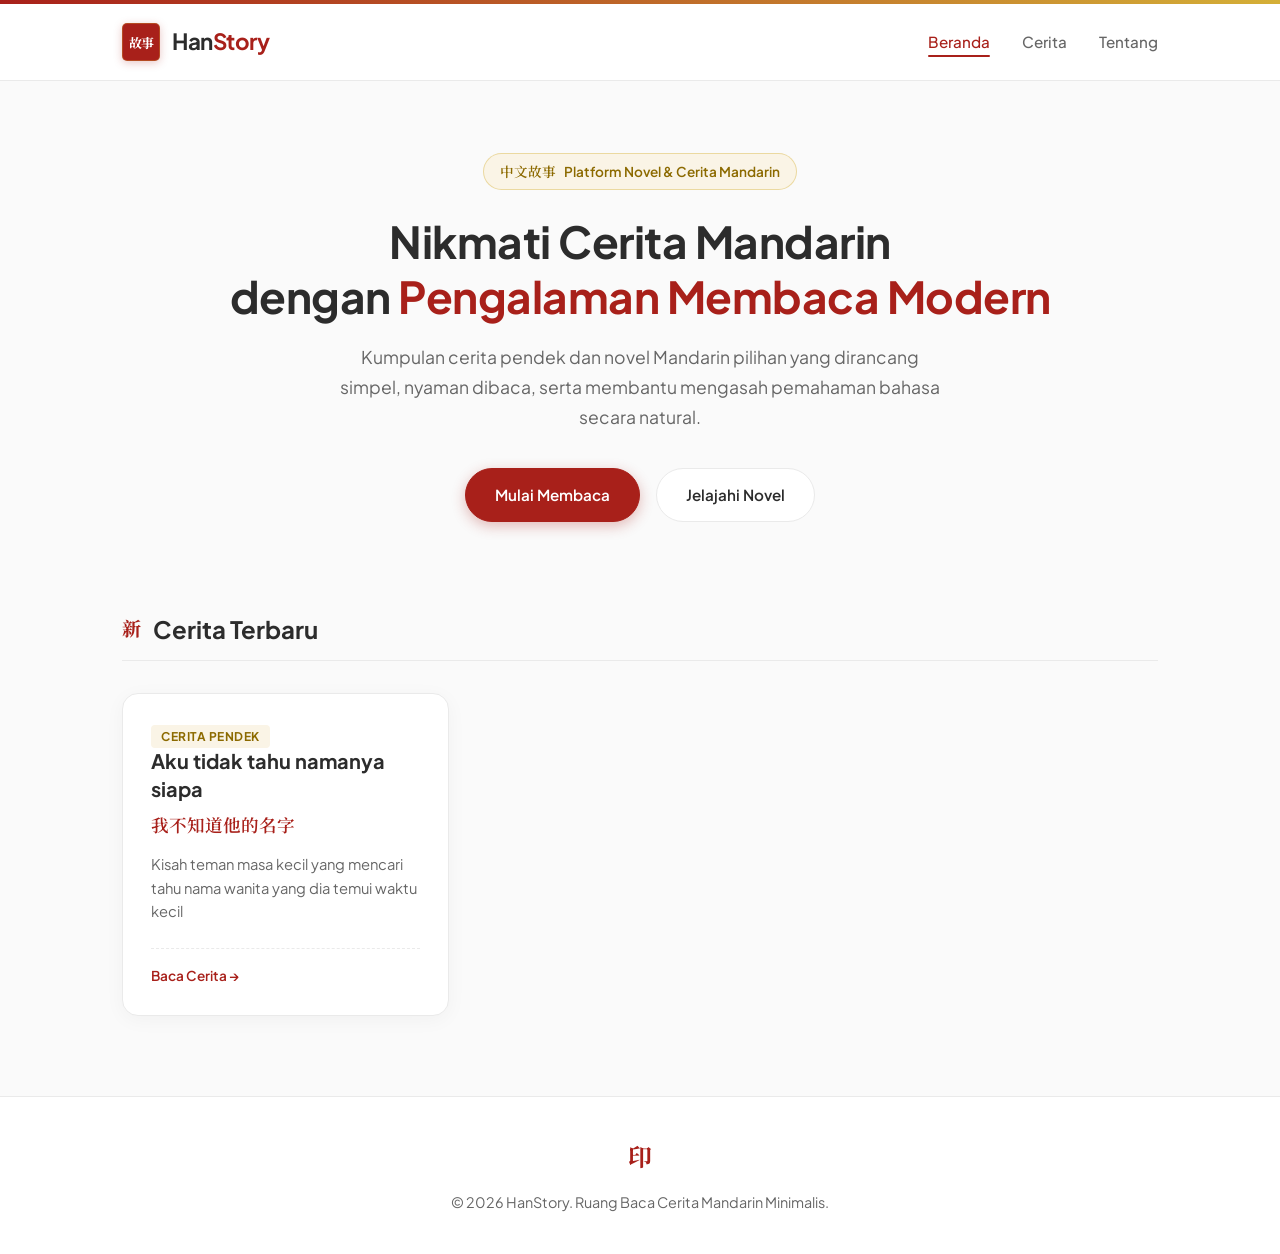
<file: index.html>
<!DOCTYPE html>
<html lang="id">
<head>
    <meta charset="UTF-8">
    <meta name="viewport" content="width=device-width, initial-scale=1.0">
    <title>HanStory - Cerita & Novel Mandarin</title>
    <!-- Google Fonts -->
    <link rel="preconnect" href="https://fonts.googleapis.com">
    <link rel="preconnect" href="https://fonts.gstatic.com" crossorigin>
    <link href="https://fonts.googleapis.com/css2?family=Noto+Serif+SC:wght@400;600;700&family=Plus+Jakarta+Sans:wght@400;500;600;700&display=swap" rel="stylesheet">
    <!-- Hubungkan ke File CSS External -->
    <link rel="stylesheet" href="style.css">
</head>
<body>

    <!-- Red and Gold Accent Bar -->
    <div class="top-accent-bar"></div>

    <!-- Navigation Header -->
    <header>
        <nav class="navbar">
            <a href="#" class="logo">
                <div class="logo-seal zh-text">故事</div>
                <div class="logo-text">Han<span>Story</span></div>
            </a>
            <ul class="nav-links">
                <li><a href="#" class="active">Beranda</a></li>
                <li><a href="cerita.html">Cerita</a></li>
                <li><a href="tentang.html">Tentang</a></li>
            </ul>
        </nav>
    </header>

    <!-- Hero Section -->
    <section class="hero">
        <div class="hero-badge">
            <span class="zh-text">中文故事</span> Platform Novel & Cerita Mandarin
        </div>
        <h1>Nikmati Cerita Mandarin<br>dengan <span class="highlight">Pengalaman Membaca Modern</span></h1>
        <p>Kumpulan cerita pendek dan novel Mandarin pilihan yang dirancang simpel, nyaman dibaca, serta membantu mengasah pemahaman bahasa secara natural.</p>
        <div class="hero-cta">
            <a href="#cerita-terbaru" class="btn btn-primary">Mulai Membaca</a>
            <a href="#" class="btn btn-secondary">Jelajahi Novel</a>
        </div>
    </section>

    <!-- Main Content Section -->
    <main class="content-section" id="cerita-terbaru">
        <div class="section-header">
            <div class="section-title">
                <span class="stamp zh-text">新</span>
                <h2>Cerita Terbaru</h2>
            </div>
        </div>

        <div class="grid-cards">
            <!-- Card 1 -->
            <article class="story-card">
                <div>
                    <span class="card-tag">Cerita Pendek</span>
                    <h3>Aku tidak tahu namanya siapa</h3>
                    <div class="zh-subtitle zh-text">我不知道他的名字</div>
                    <p>Kisah teman masa kecil yang mencari tahu nama wanita yang dia temui waktu kecil</p>
                </div>
                <div class="card-footer">
                    <a href="sesi1.html" class="read-link">Baca Cerita &rarr;</a>
                </div>
            </article>

            <!-- Card 2 -->
          

            <!-- Card 3 -->
            
        </div>
    </main>

    <!-- Footer -->
    <footer>
        <div class="footer-content">
            <div class="footer-seal zh-text">印</div>
            <p>&copy; 2026 HanStory. Ruang Baca Cerita Mandarin Minimalis.</p>
        </div>
    </footer>

</body>
</html>
</file>
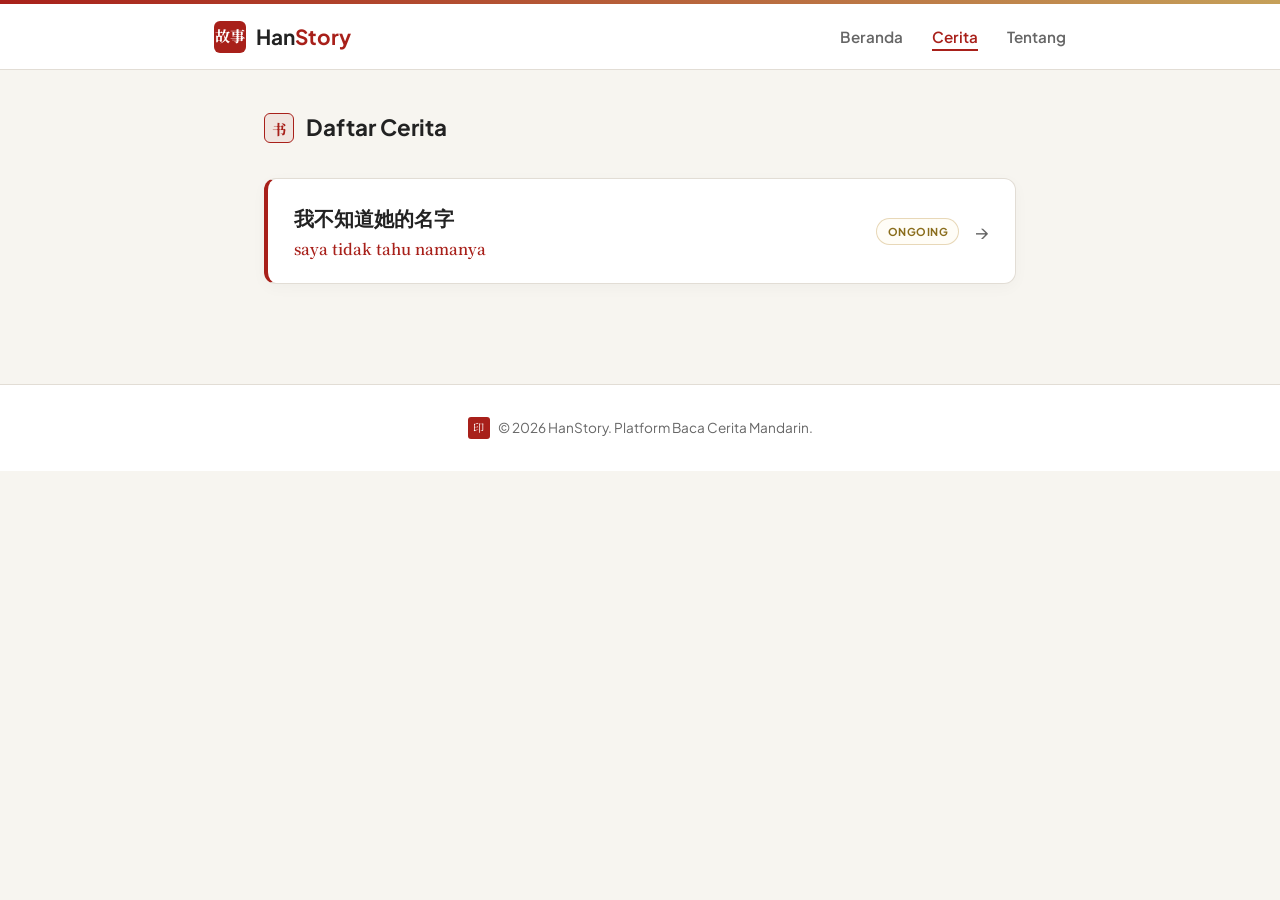
<file: cerita.html>
<!DOCTYPE html>
<html lang="id">
<head>
    <meta charset="UTF-8">
    <meta name="viewport" content="width=device-width, initial-scale=1.0">
    <title>Daftar Cerita - HanStory</title>
    <!-- Google Fonts -->
    <link rel="preconnect" href="https://fonts.googleapis.com">
    <link rel="preconnect" href="https://fonts.gstatic.com" crossorigin>
    <link href="https://fonts.googleapis.com/css2?family=Noto+Serif+SC:wght@400;600;700&family=Plus+Jakarta+Sans:wght@400;500;600;700&display=swap" rel="stylesheet">
    
    <!-- CSS Utama Halaman Cerita -->
    <link rel="stylesheet" href="cerita.css">
</head>
<body>

    <!-- Bar Aksen Atas -->
    <div class="top-accent-bar"></div>

    <!-- Header Navigation -->
    <header>
        <nav class="navbar">
            <a href="index.html" class="logo">
                <div class="logo-seal zh-text">故事</div>
                <div class="logo-text">Han<span>Story</span></div>
            </a>
            <ul class="nav-links">
                <li><a href="index.html">Beranda</a></li>
                <li><a href="cerita.html" class="active">Cerita</a></li>
                <li><a href="tentang.html">Tentang</a></li>
            </ul>
        </nav>
    </header>

    <!-- Konten Utama: Daftar Cerita (Hanya Judul) -->
    <main class="story-list-container">
        
        <div class="section-title">
            <span class="stamp zh-text">书</span>
            <h2>Daftar Cerita</h2>
        </div>

        <!-- CERITA 1 -->
        <a href="detail-cerita.html" class="story-card-link">
            <div class="story-item">
                <div class="story-titles">
                    <h3 class="story-main-title">我不知道她的名字</h3>
                    <div class="story-subtitle zh-text">saya tidak tahu namanya</div>
                </div>
                <div class="story-status-box">
                    <span class="badge-status">ONGOING</span>
                    <span class="arrow-icon">→</span>
                </div>
            </div>
        </a>

        <!-- CERITA 2 -->
        

        <!-- CERITA 3 -->
        <a href="detail-cerita.html" class="story-card-link">
        
    </main>

    <!-- Footer -->
    <footer>
        <div class="footer-content">
            <div class="footer-seal zh-text">印</div>
            <p>&copy; 2026 HanStory. Platform Baca Cerita Mandarin.</p>
        </div>
    </footer>

</body>
</html>
</file>
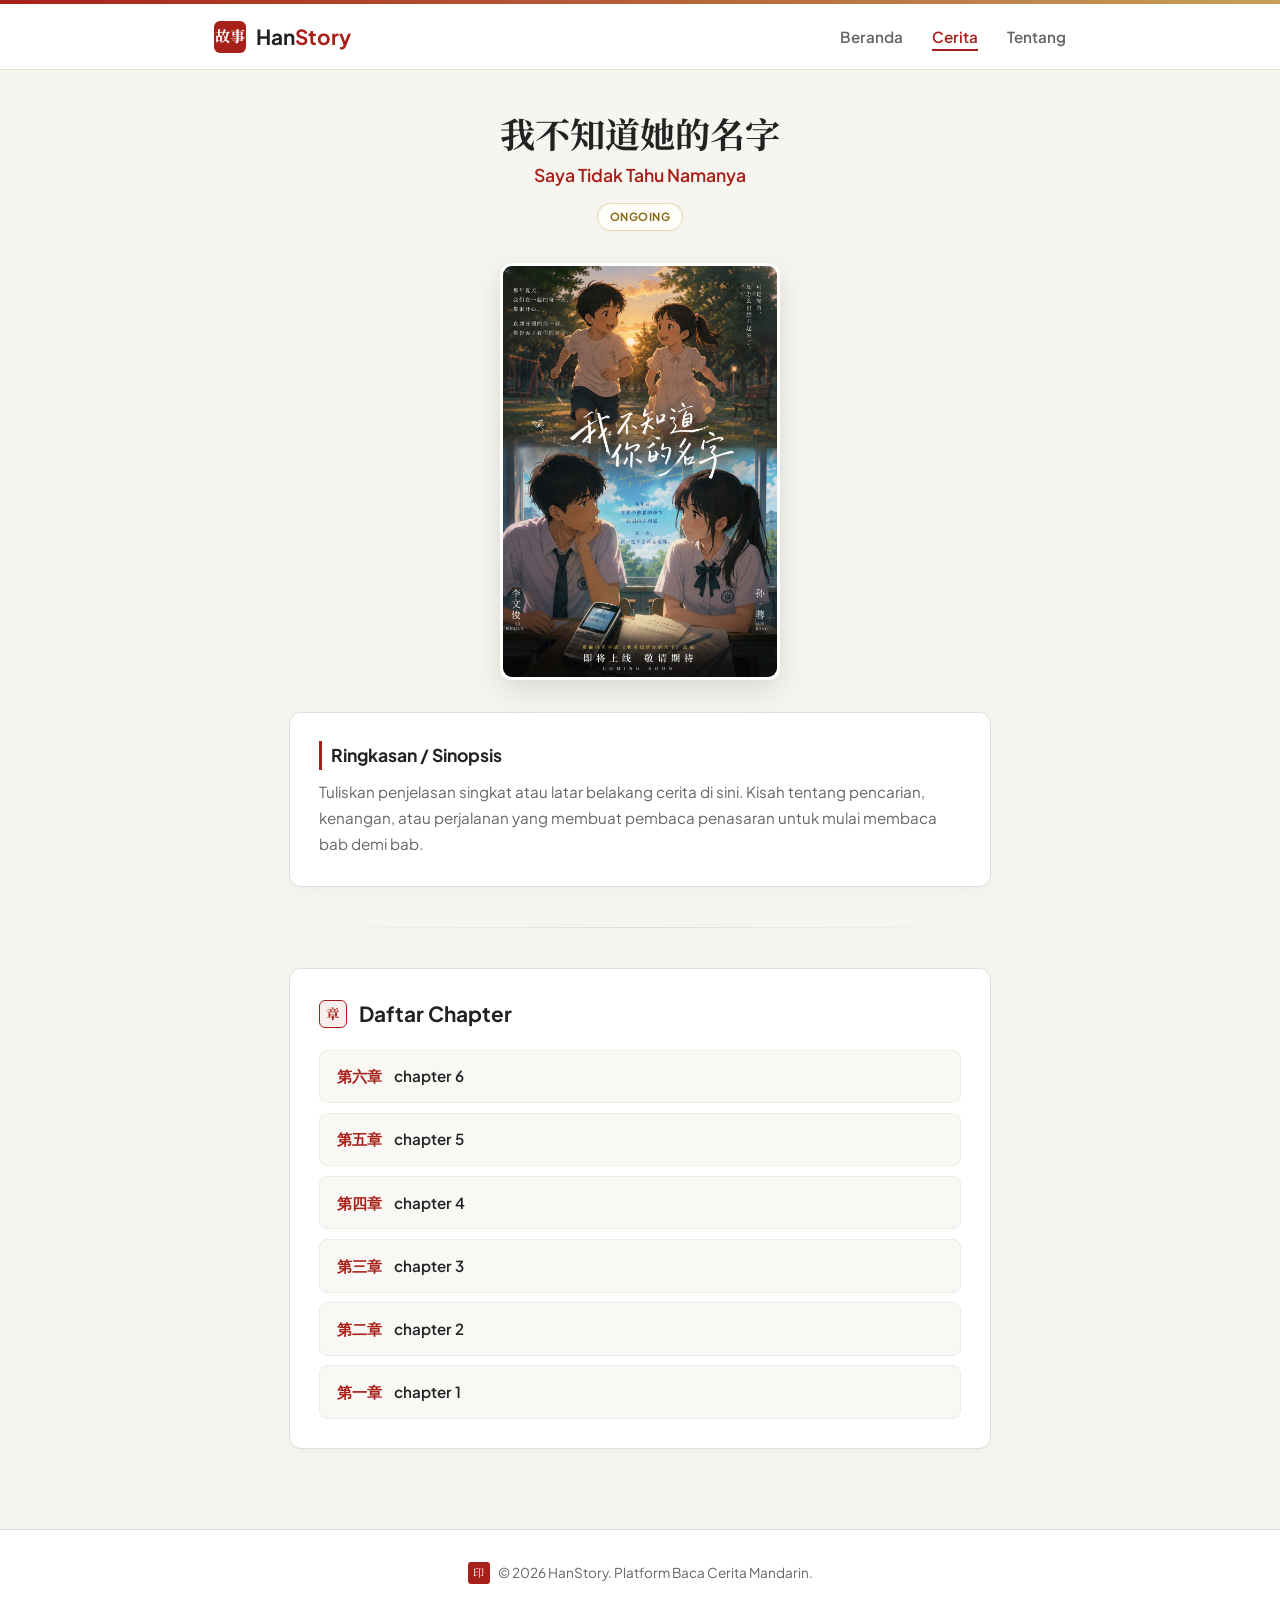
<file: detail-cerita.html>
<!DOCTYPE html>
<html lang="id">
<head>
    <meta charset="UTF-8">
    <meta name="viewport" content="width=device-width, initial-scale=1.0">
    <title>Detail Cerita - HanStory</title>
    <!-- Google Fonts -->
    <link rel="preconnect" href="https://fonts.googleapis.com">
    <link rel="preconnect" href="https://fonts.gstatic.com" crossorigin>
    <link href="https://fonts.googleapis.com/css2?family=Noto+Serif+SC:wght@400;600;700&family=Plus+Jakarta+Sans:wght@400;500;600;700&display=swap" rel="stylesheet">
    
    <!-- Link CSS Khusus Detail Cerita -->
    <link rel="stylesheet" href="detail-cerita.css">
</head>
<body>

    <!-- Bar Aksen Atas -->
    <div class="top-accent-bar"></div>

    <!-- Header Navigation -->
    <header>
        <nav class="navbar">
            <a href="index.html" class="logo">
                <div class="logo-seal zh-text">故事</div>
                <div class="logo-text">Han<span>Story</span></div>
            </a>
            <ul class="nav-links">
                <li><a href="index.html">Beranda</a></li>
                <li><a href="cerita.html" class="active">Cerita</a></li>
                <li><a href="tentang.html">Tentang</a></li>
            </ul>
        </nav>
    </header>

    <!-- Main Content Detail Cerita -->
    <main class="detail-container">
        
        <!-- 1. JUDUL CERITA -->
        <div class="story-title-box">
            <h1 class="main-title zh-text">我不知道她的名字</h1>
            <p class="title-translation">Saya Tidak Tahu Namanya</p>
            <span class="badge-status">ONGOING</span>
        </div>

        <!-- 2. POSTER CERITA -->
        <div class="poster-wrapper">
            <img src="poster.jpg" alt="Poster Cerita" class="story-poster">
        </div>

        <!-- 3. SUB JUDUL / SINOPSIS -->
        <div class="synopsis-box">
            <h3 class="synopsis-heading">Ringkasan / Sinopsis</h3>
            <p class="synopsis-text">
                Tuliskan penjelasan singkat atau latar belakang cerita di sini. Kisah tentang pencarian, kenangan, atau perjalanan yang membuat pembaca penasaran untuk mulai membaca bab demi bab.
            </p>
        </div>

        <!-- 4. GARIS PEMISAH -->
        <hr class="section-divider">

        <!-- 5. DAFTAR CHAPTER -->
        <section class="chapter-section">
            <div class="chapter-header">
                <span class="stamp zh-text">章</span>
                <h2>Daftar Chapter</h2>
            </div>

            <ul class="chapter-list">

                 <li>
                    <a href="sesi3.html" class="chapter-item">
                        <div class="chapter-info">
                            <span class="chapter-number">第六章</span>
                            <span class="chapter-title-text">chapter 6</span>
                        </div>
                    </a>
                </li>

                <li>
                    <a href="sesi5.html" class="chapter-item">
                        <div class="chapter-info">
                            <span class="chapter-number">第五章</span>
                            <span class="chapter-title-text">chapter 5</span>
                        </div>
                    </a>
                </li>

                 <li>
                    <a href="sesi4.html" class="chapter-item">
                        <div class="chapter-info">
                            <span class="chapter-number">第四章</span>
                            <span class="chapter-title-text">chapter 4</span>
                        </div>
                    </a>
                </li>


                <li>
                    <a href="sesi3.html" class="chapter-item">
                        <div class="chapter-info">
                            <span class="chapter-number">第三章</span>
                            <span class="chapter-title-text">chapter 3</span>
                        </div>
                    </a>
                </li>
                <li>
                    <a href="sesi2.html" class="chapter-item">
                        <div class="chapter-info">
                            <span class="chapter-number">第二章</span>
                            <span class="chapter-title-text">chapter 2</span>
                        </div>
                    </a>
                </li>
                <li>
                    <a href="sesi1.html" class="chapter-item">
                        <div class="chapter-info">
                            <span class="chapter-number">第一章</span>
                            <span class="chapter-title-text">chapter 1</span>
                        </div>
                    </a>
                </li>
            </ul>
        </section>

    </main>

    <!-- Footer -->
    <footer>
        <div class="footer-content">
            <div class="footer-seal zh-text">印</div>
            <p>&copy; 2026 HanStory. Platform Baca Cerita Mandarin.</p>
        </div>
    </footer>

</body>
</html>
</file>
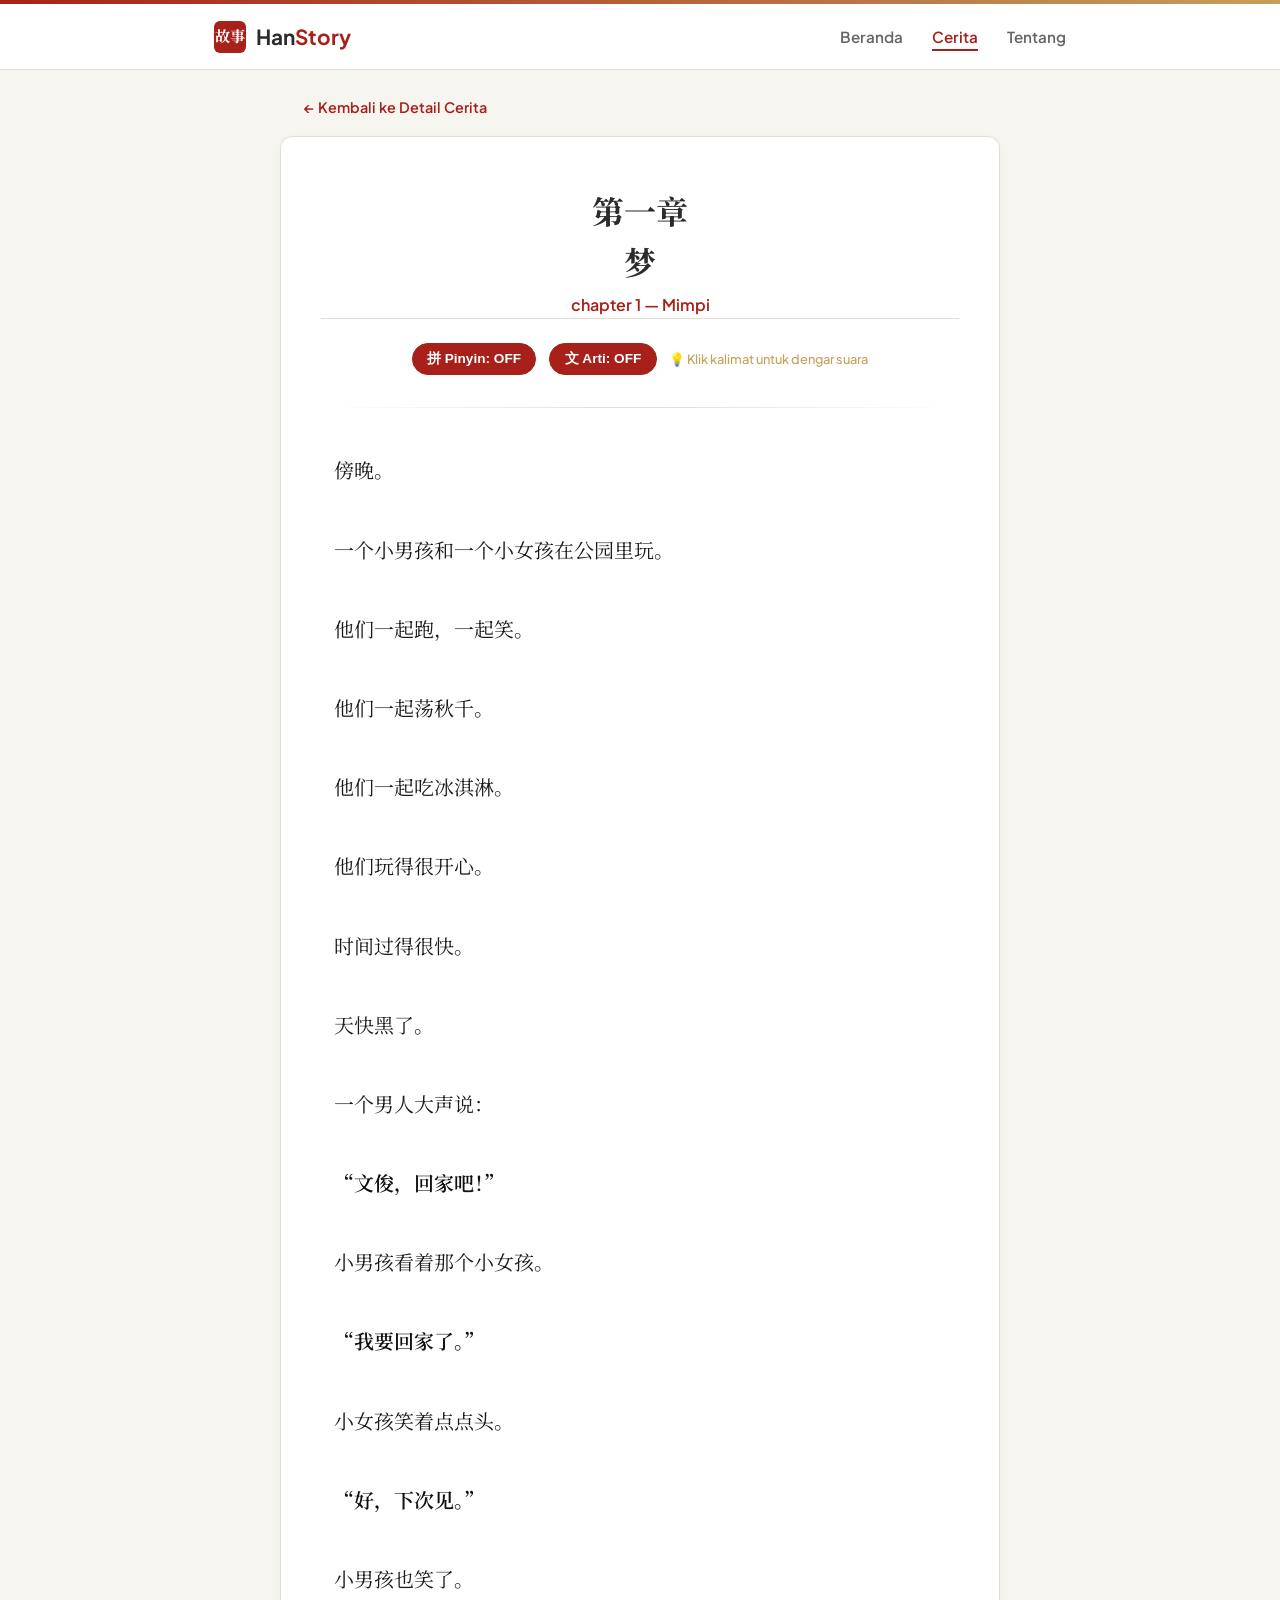
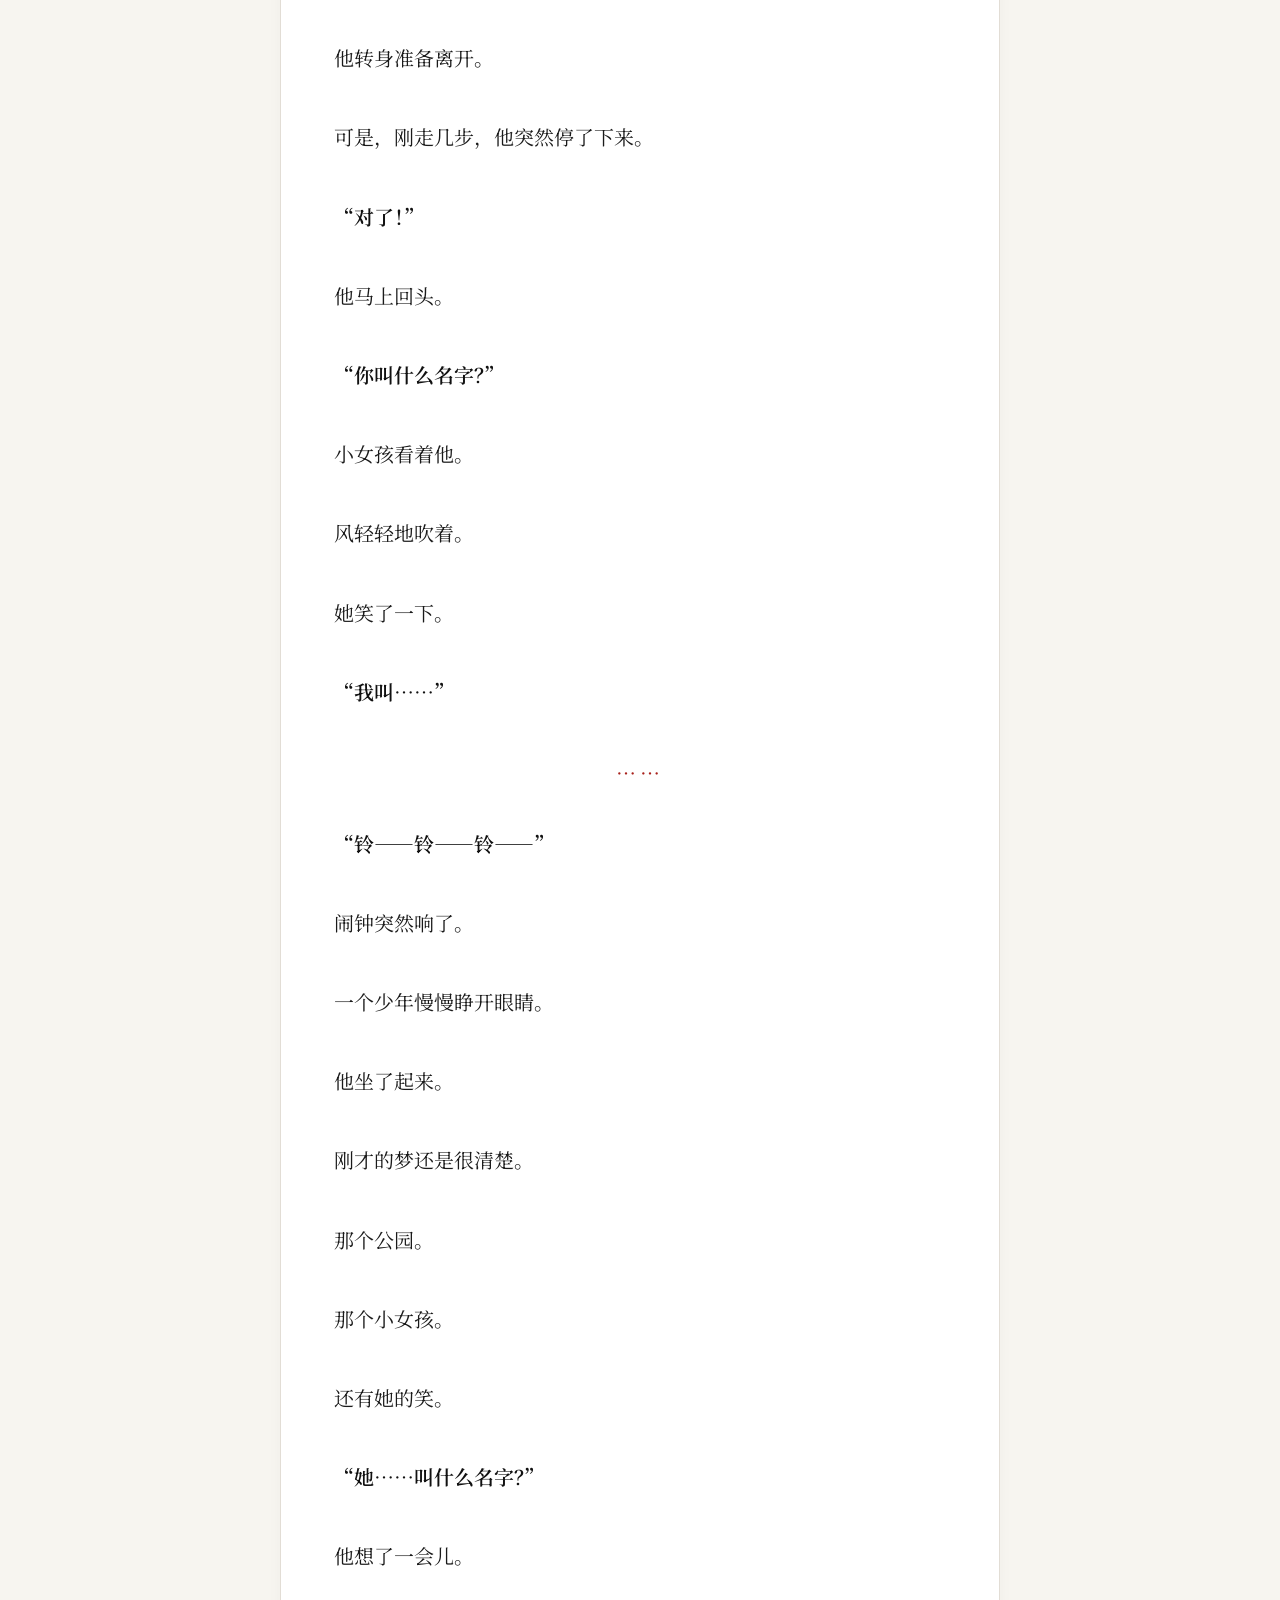
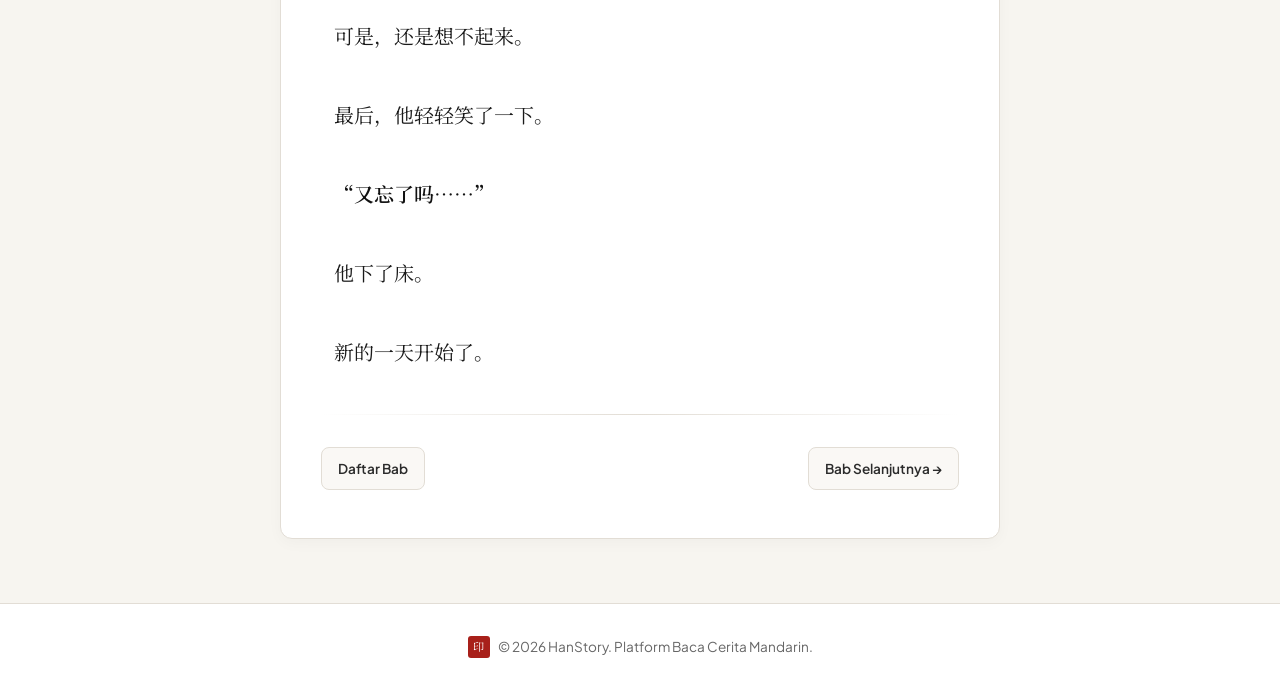
<file: sesi1.html>
<!DOCTYPE html>
<html lang="zh-CN">
<head>
    <meta charset="UTF-8">
    <meta name="viewport" content="width=device-width, initial-scale=1.0">
    <title>第一章 - 我不知道她的名字 | HanStory</title>

    <link rel="stylesheet" href="cerita.css">
    <link rel="stylesheet" href="reader.css">

    <!-- Google Fonts -->
    <link rel="preconnect" href="https://fonts.googleapis.com">
    <link rel="preconnect" href="https://fonts.gstatic.com" crossorigin>
    <link href="https://fonts.googleapis.com/css2?family=Noto+Serif+SC:wght@400;600;700&family=Plus+Jakarta+Sans:wght@400;500;600;700&display=swap" rel="stylesheet">
    
    <!-- Link CSS Khusus Reader -->
    <link rel="stylesheet" href="reader.css">
</head>
<body>

    <!-- Bar Aksen Atas -->
    <div class="top-accent-bar"></div>

    <!-- Navigation Bar -->
    <header>
        <nav class="navbar">
            <a href="index.html" class="logo">
                <div class="logo-seal zh-text">故事</div>
                <div class="logo-text">Han<span>Story</span></div>
            </a>
            <ul class="nav-links">
                <li><a href="index.html">Beranda</a></li>
                <li><a href="cerita.html" class="active">Cerita</a></li>
                <li><a href="#">Tentang</a></li>
            </ul>
        </nav>
    </header>

    <!-- Navigation Breadcrumb / Kembali -->
    <div class="reader-nav-bar">
        <a href="detail-cerita.html" class="back-link">← Kembali ke Detail Cerita</a>
    </div>

    <!-- Area Utama Pembaca Cerita -->
    <main class="reader-container">
        
        <!-- Header Chapter -->
        <header class="chapter-header">
            <h1 class="chapter-title zh-text">第一章</h1>
            <h1 class="chapter-title zh-text"> 梦 </h1>
            <p class="chapter-subtitle">chapter 1 — Mimpi</p>
        </header>

        <!-- Garis Pemisah -->
        <hr class="reader-divider">

       <!-- Isi Cerita Mandarin -->
        <article class="story-content zh-text">
            <p>傍晚。</p>

            <p>一个小男孩和一个小女孩在公园里玩。</p>

            <p>他们一起跑，一起笑。</p>

            <p>他们一起荡秋千。</p>

            <p>他们一起吃冰淇淋。</p>

            <p>他们玩得很开心。</p>

            <p>时间过得很快。</p>

            <p>天快黑了。</p>

            <p>一个男人大声说：</p>

            <p class="dialogue">“文俊，回家吧！”</p>

            <p>小男孩看着那个小女孩。</p>

            <p class="dialogue">“我要回家了。”</p>

            <p>小女孩笑着点点头。</p>

            <p class="dialogue">“好，下次见。”</p>

            <p>小男孩也笑了。</p>

            <p>他转身准备离开。</p>

            <p>可是，刚走几步，他突然停了下来。</p>

            <p class="dialogue">“对了！”</p>

            <p>他马上回头。</p>

            <p class="dialogue">“你叫什么名字？”</p>

            <p>小女孩看着他。</p>

            <p>风轻轻地吹着。</p>

            <p>她笑了一下。</p>

            <p class="dialogue">“我叫……”</p>

            <p class="scene-break">……</p>

            <p class="dialogue">“铃——铃——铃——”</p>

            <p>闹钟突然响了。</p>

            <p>一个少年慢慢睁开眼睛。</p>

            <p>他坐了起来。</p>

            <p>刚才的梦还是很清楚。</p>

            <p>那个公园。</p>

            <p>那个小女孩。</p>

            <p>还有她的笑。</p>

            <p class="dialogue">“她……叫什么名字？”</p>

            <p>他想了一会儿。</p>

            <p>可是，还是想不起来。</p>

            <p>最后，他轻轻笑了一下。</p>

            <p class="dialogue">“又忘了吗……”</p>

            <p>他下了床。</p>

            <p>新的一天开始了。</p>
        </article>

        <!-- Garis Pemisah Bawah -->
        <hr class="reader-divider">

        <!-- Tombol Navigasi Bab (Sebelumnya / Selanjutnya) -->
        <nav class="chapter-navigation">
            <a href="detail-cerita.html" class="btn-nav">Daftar Bab</a>
            <a href="sesi2.html" class="btn-nav next">Bab Selanjutnya →</a>
        </nav>

    </main>

    <!-- Footer -->
    <footer>
        <div class="footer-content">
            <div class="footer-seal zh-text">印</div>
            <p>&copy; 2026 HanStory. Platform Baca Cerita Mandarin.</p>
        </div>
    </footer>

    <!-- Panggil file JavaScript eksternal -->
    <script src="story.js"></script>
</body>
</html>

</body>
</html>
</file>
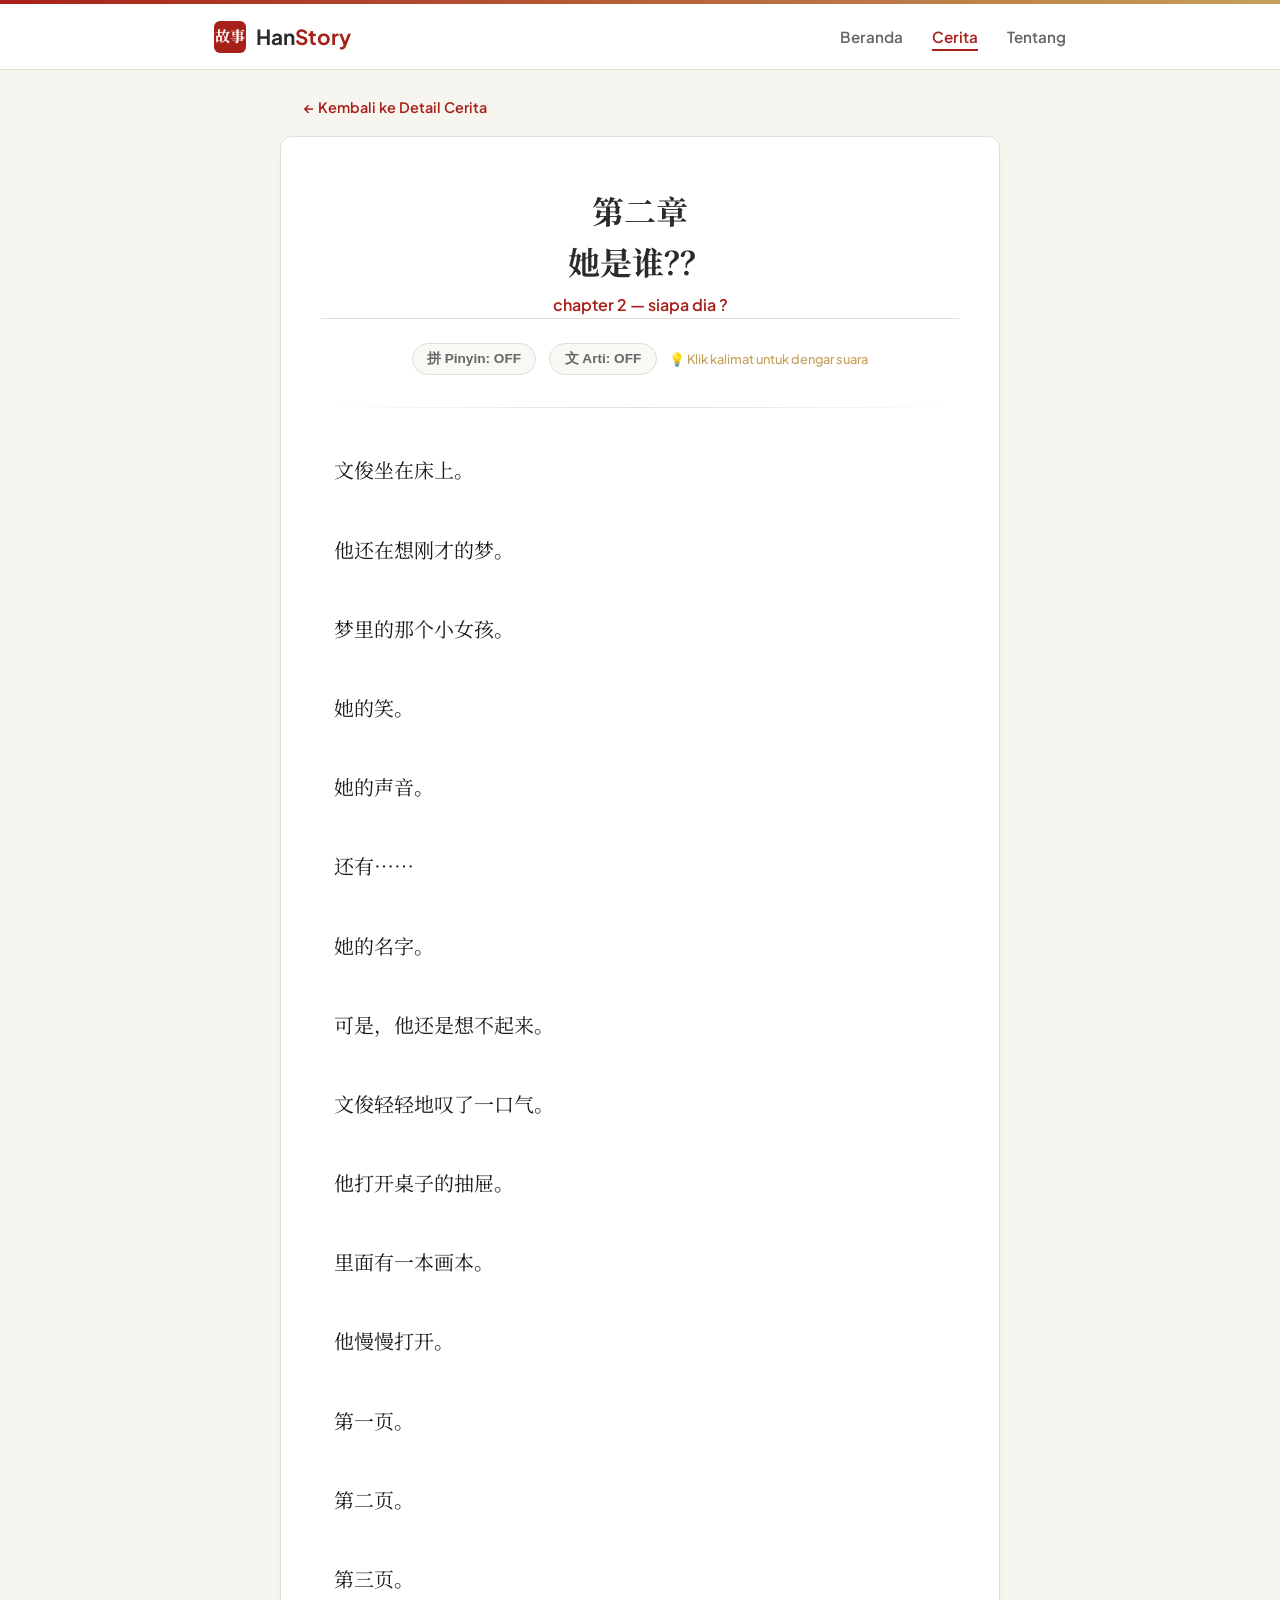
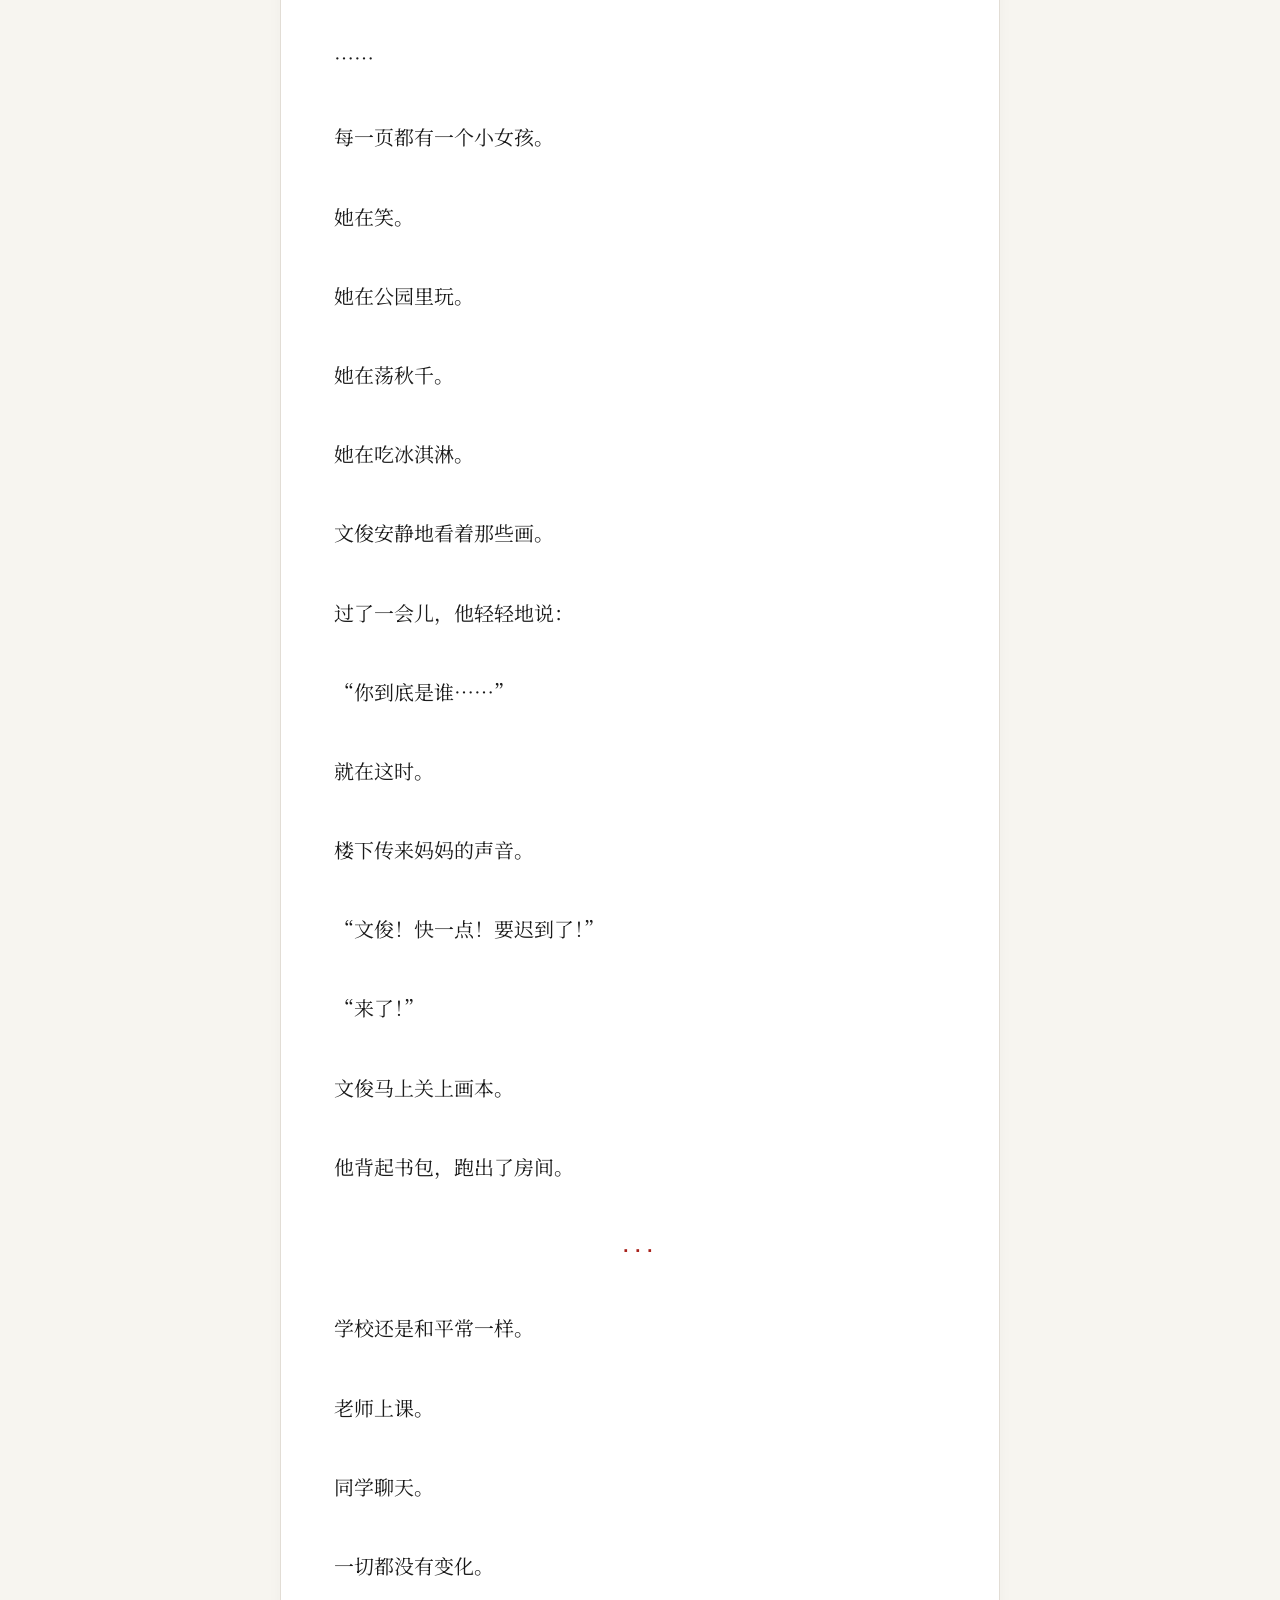
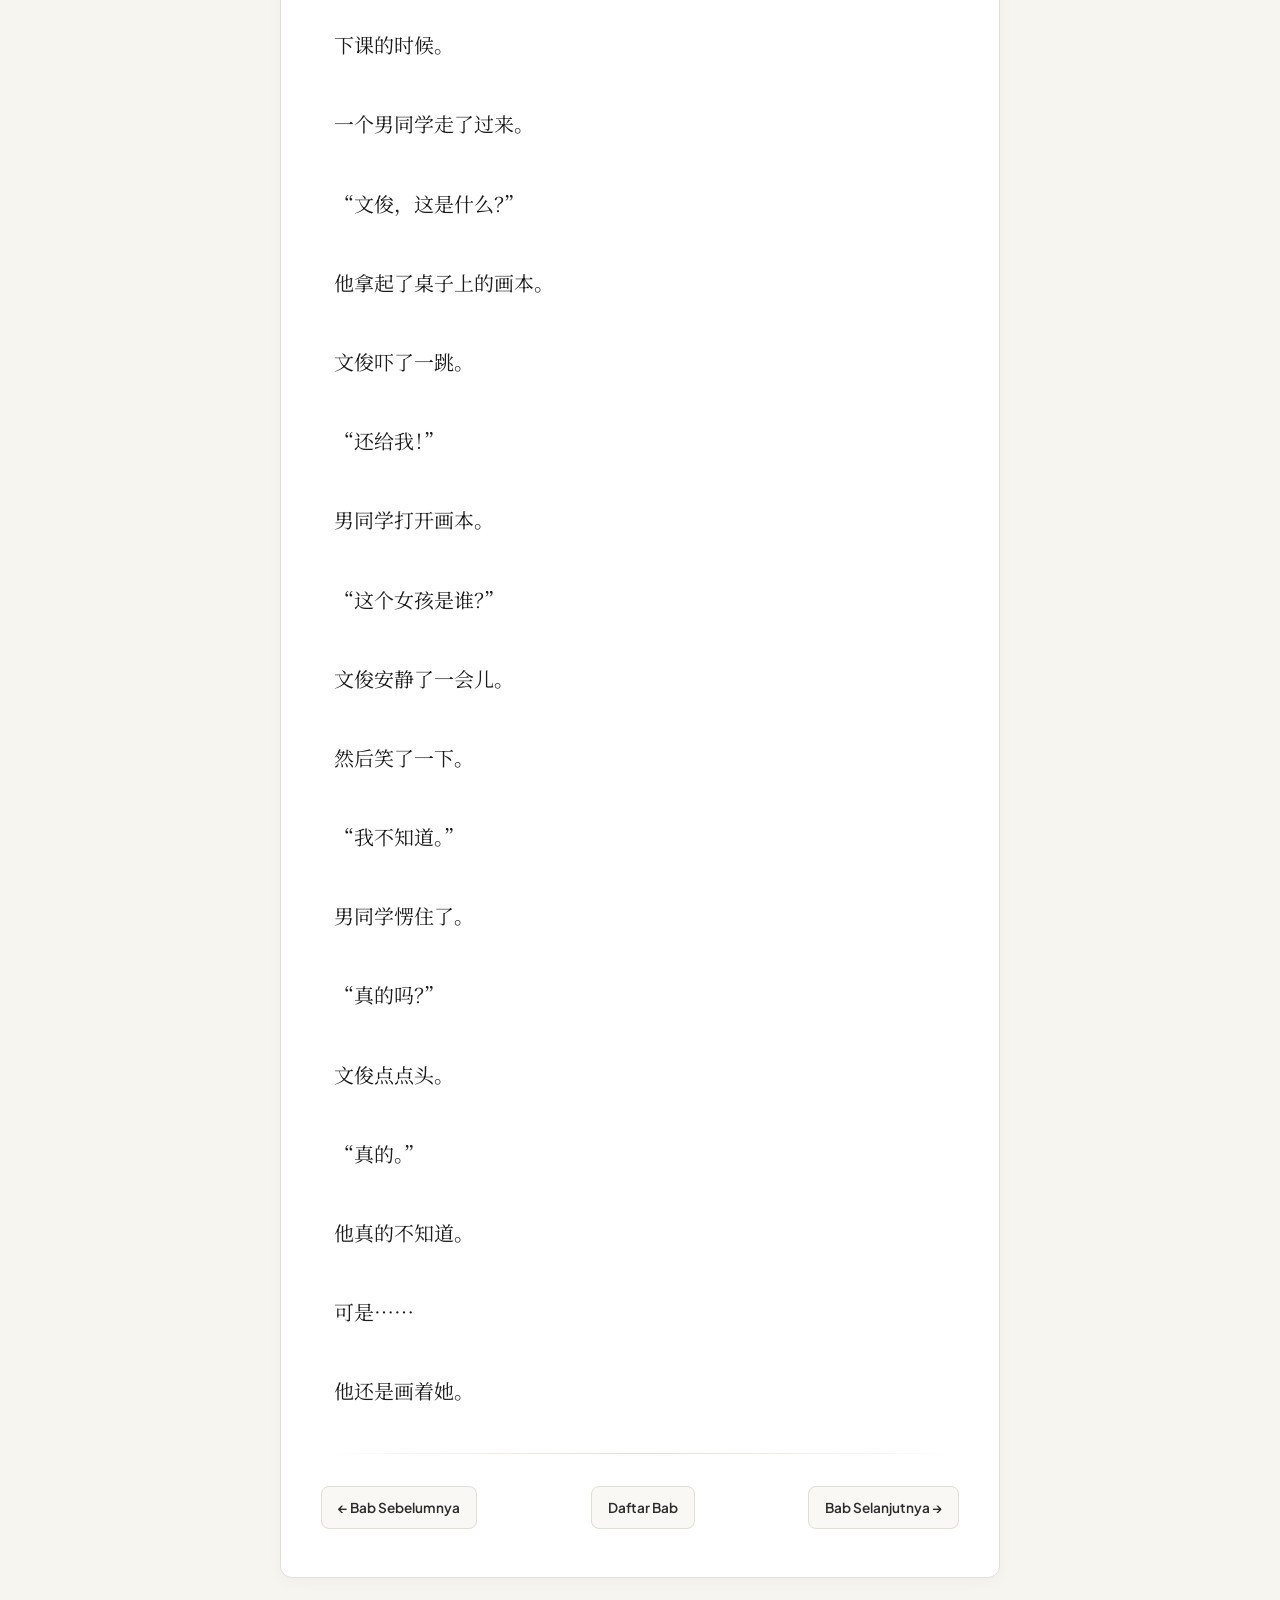
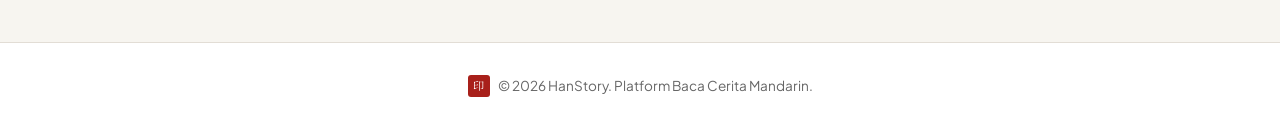
<file: sesi2.html>
<!DOCTYPE html>
<html lang="zh-CN">
<head>
    <meta charset="UTF-8">
    <meta name="viewport" content="width=device-width, initial-scale=1.0">
    <title>第二章 - 我不知道她的名字 | HanStory</title>

    <link rel="stylesheet" href="cerita.css">
    <link rel="stylesheet" href="reader.css">
    
    <!-- Google Fonts -->
    <link rel="preconnect" href="https://fonts.googleapis.com">
    <link rel="preconnect" href="https://fonts.gstatic.com" crossorigin>
    <link href="https://fonts.googleapis.com/css2?family=Noto+Serif+SC:wght@400;600;700&family=Plus+Jakarta+Sans:wght@400;500;600;700&display=swap" rel="stylesheet">
    
    <!-- Link CSS Khusus Reader -->
    <link rel="stylesheet" href="reader.css">
</head>
<body>

    <!-- Bar Aksen Atas -->
    <div class="top-accent-bar"></div>

    <!-- Navigation Bar -->
    <header>
        <nav class="navbar">
            <a href="index.html" class="logo">
                <div class="logo-seal zh-text">故事</div>
                <div class="logo-text">Han<span>Story</span></div>
            </a>
            <ul class="nav-links">
                <li><a href="index.html">Beranda</a></li>
                <li><a href="cerita.html" class="active">Cerita</a></li>
                <li><a href="#">Tentang</a></li>
            </ul>
        </nav>
    </header>

    <!-- Navigation Breadcrumb / Kembali -->
    <div class="reader-nav-bar">
        <a href="detail-cerita.html" class="back-link">← Kembali ke Detail Cerita</a>
    </div>

    <!-- Area Utama Pembaca Cerita -->
    <main class="reader-container">
        
        <!-- Header Chapter -->
        <header class="chapter-header">
            <h1 class="chapter-title zh-text">第二章</h1>
             <h1 class="chapter-title zh-text">她是谁？？</h1>
            <p class="chapter-subtitle">chapter 2 — siapa dia ?</p>
        </header>

        <!-- Garis Pemisah -->
        <hr class="reader-divider">

       <!-- Tempat Konten Teks Cerita -->
        <article class="story-content">
            <p>文俊坐在床上。</p>
            <p>他还在想刚才的梦。</p>
            <p>梦里的那个小女孩。</p>
            <p>她的笑。</p>
            <p>她的声音。</p>
            <p>还有……</p>
            <p>她的名字。</p>
            <p>可是，他还是想不起来。</p>
            <p>文俊轻轻地叹了一口气。</p>
            <p>他打开桌子的抽屉。</p>
            <p>里面有一本画本。</p>
            <p>他慢慢打开。</p>
            <p>第一页。</p>
            <p>第二页。</p>
            <p>第三页。</p>
            <p>……</p>
            <p>每一页都有一个小女孩。</p>
            <p>她在笑。</p>
            <p>她在公园里玩。</p>
            <p>她在荡秋千。</p>
            <p>她在吃冰淇淋。</p>
            <p>文俊安静地看着那些画。</p>
            <p>过了一会儿，他轻轻地说：</p>
            <p>“你到底是谁……”</p>
            <p>就在这时。</p>
            <p>楼下传来妈妈的声音。</p>
            <p>“文俊！快一点！要迟到了！”</p>
            <p>“来了！”</p>
            <p>文俊马上关上画本。</p>
            <p>他背起书包，跑出了房间。</p>
            
            <div class="scene-break">···</div>

            <p>学校还是和平常一样。</p>
            <p>老师上课。</p>
            <p>同学聊天。</p>
            <p>一切都没有变化。</p>
            <p>下课的时候。</p>
            <p>一个男同学走了过来。</p>
            <p>“文俊，这是什么？”</p>
            <p>他拿起了桌子上的画本。</p>
            <p>文俊吓了一跳。</p>
            <p>“还给我！”</p>
            <p>男同学打开画本。</p>
            <p>“这个女孩是谁？”</p>
            <p>文俊安静了一会儿。</p>
            <p>然后笑了一下。</p>
            <p>“我不知道。”</p>
            <p>男同学愣住了。</p>
            <p>“真的吗？”</p>
            <p>文俊点点头。</p>
            <p>“真的。”</p>
            <p>他真的不知道。</p>
            <p>可是……</p>
            <p>他还是画着她。</p>
        </article>

        <!-- Garis Pemisah Bawah -->
        <hr class="reader-divider">

        <!-- Tombol Navigasi Bab (Sebelumnya / Selanjutnya) -->
        <nav class="chapter-navigation">
             <a href="sesi1.html" class="btn-nav next">← Bab Sebelumnya</a>
            <a href="detail-cerita.html" class="btn-nav">Daftar Bab</a>
            <a href="sesi3.html" class="btn-nav next">Bab Selanjutnya →</a>
        </nav>

    </main>

    <!-- Footer -->
    <footer>
        <div class="footer-content">
            <div class="footer-seal zh-text">印</div>
            <p>&copy; 2026 HanStory. Platform Baca Cerita Mandarin.</p>
        </div>
    </footer>

    <!-- Panggil file JavaScript eksternal -->
    <script src="story2.js"></script>
</body>
</html>

</body>
</html>
</file>
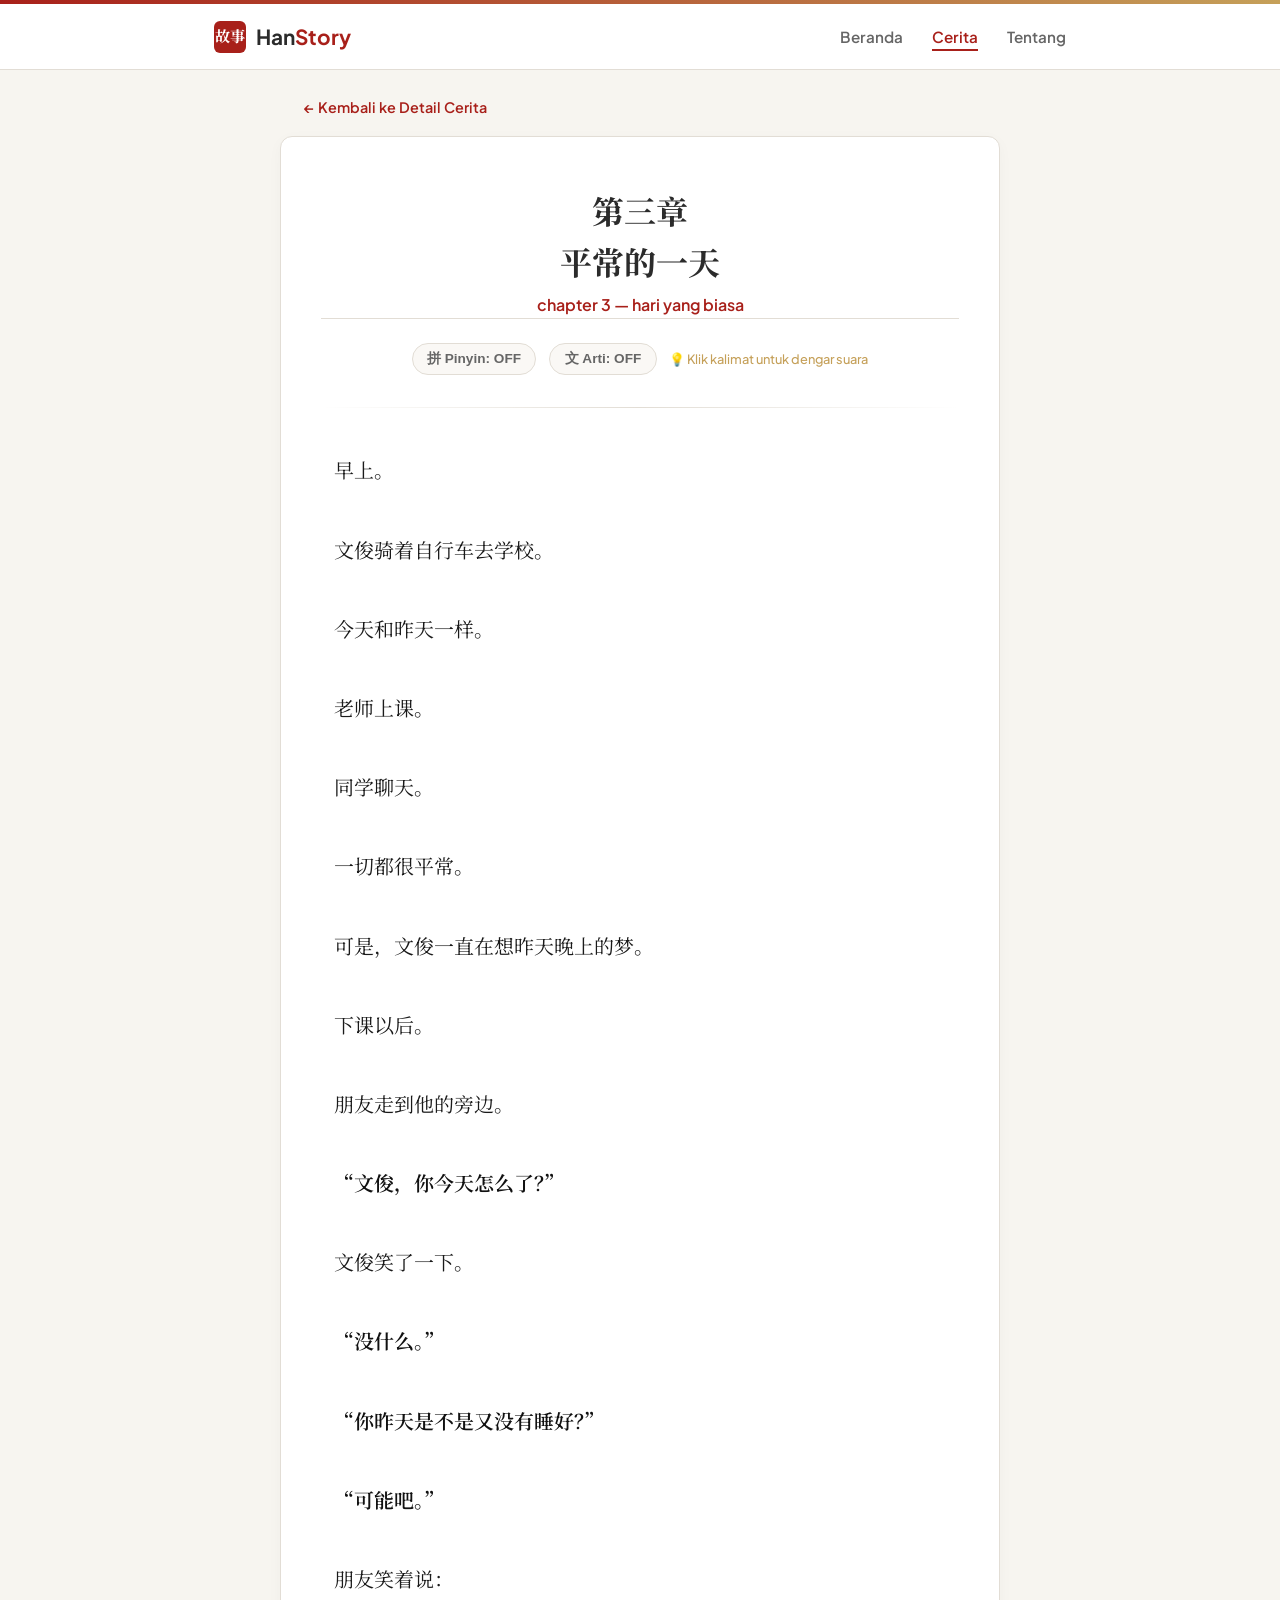
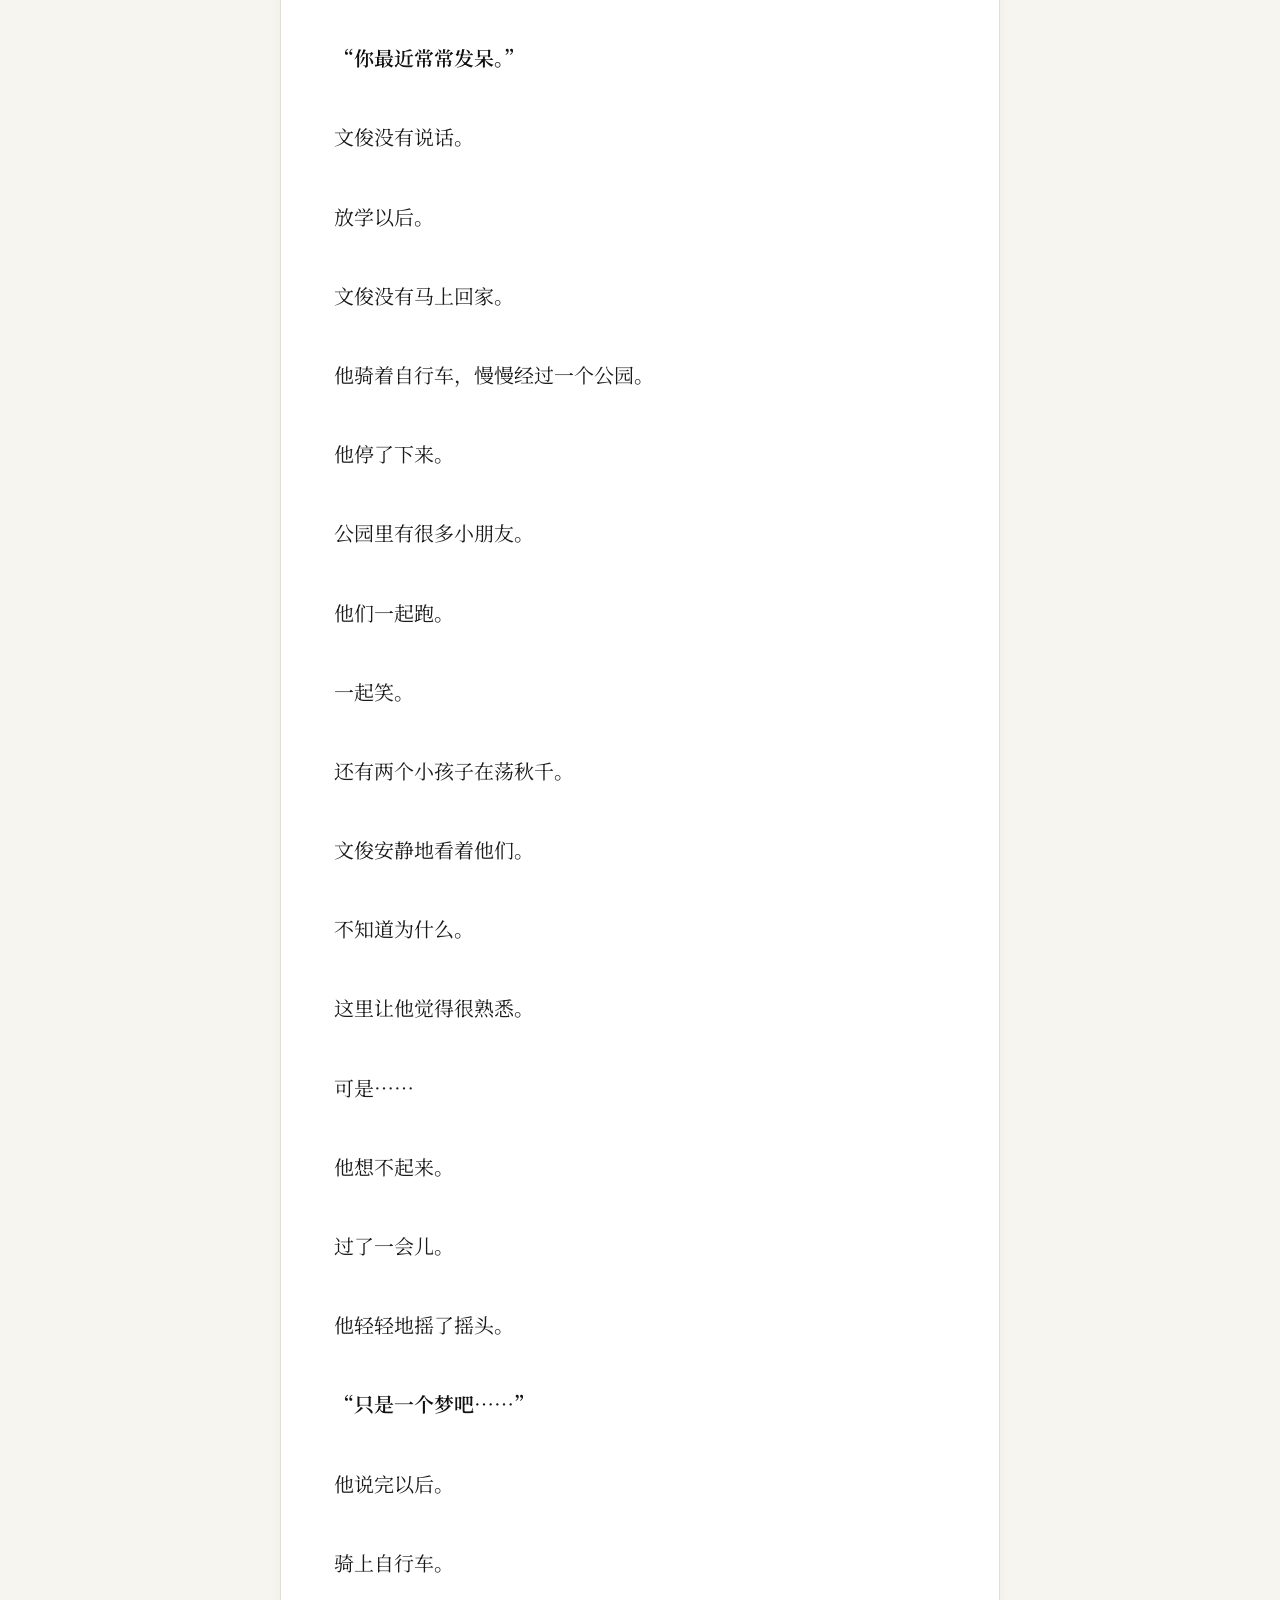
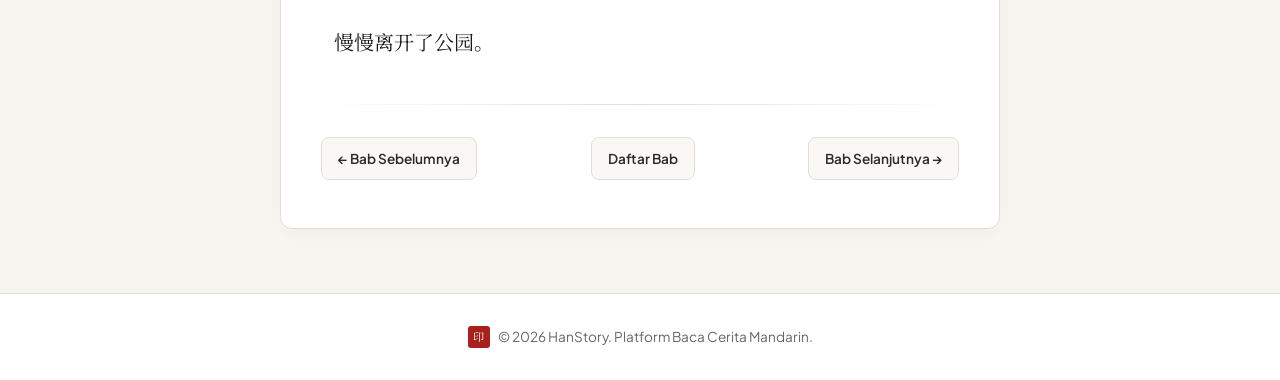
<file: sesi3.html>
<!DOCTYPE html>
<html lang="zh-CN">
<head>
    <meta charset="UTF-8">
    <meta name="viewport" content="width=device-width, initial-scale=1.0">
    <title>chapter 3 - 平常的一天 | HanStory</title>
    <!-- Google Fonts -->
    <link rel="preconnect" href="https://fonts.googleapis.com">
    <link rel="preconnect" href="https://fonts.gstatic.com" crossorigin>
    <link href="https://fonts.googleapis.com/css2?family=Noto+Serif+SC:wght@400;600;700&family=Plus+Jakarta+Sans:wght@400;500;600;700&display=swap" rel="stylesheet">
    
    <!-- Link CSS Khusus Reader -->
    <link rel="stylesheet" href="reader.css">
</head>
<body>

    <!-- Bar Aksen Atas -->
    <div class="top-accent-bar"></div>

    <!-- Navigation Bar -->
    <header>
        <nav class="navbar">
            <a href="index.html" class="logo">
                <div class="logo-seal zh-text">故事</div>
                <div class="logo-text">Han<span>Story</span></div>
            </a>
            <ul class="nav-links">
                <li><a href="index.html">Beranda</a></li>
                <li><a href="cerita.html" class="active">Cerita</a></li>
                <li><a href="#">Tentang</a></li>
            </ul>
        </nav>
    </header>

    <!-- Navigation Breadcrumb / Kembali -->
    <div class="reader-nav-bar">
        <a href="detail-cerita.html" class="back-link">← Kembali ke Detail Cerita</a>
    </div>

    <!-- Area Utama Pembaca Cerita -->
    <main class="reader-container">
        
        <!-- Header Chapter -->
        <header class="chapter-header">
            <h1 class="chapter-title zh-text">第三章</h1>
            <h1 class="chapter-title zh-text">平常的一天</h1>
            <p class="chapter-subtitle">chapter 3 — hari yang biasa</p>
        </header>

        <!-- Garis Pemisah -->
        <hr class="reader-divider">

       <!-- Isi Cerita Mandarin -->
        <article class="story-content zh-text">
            <p>早上。</p>

            <p>文俊骑着自行车去学校。</p>

            <p>今天和昨天一样。</p>

            <p>老师上课。</p>

            <p>同学聊天。</p>

            <p>一切都很平常。</p>

            <p>可是，文俊一直在想昨天晚上的梦。</p>

            <p>下课以后。</p>

            <p>朋友走到他的旁边。</p>

            <p class="dialogue">“文俊，你今天怎么了？”</p>

            <p>文俊笑了一下。</p>

            <p class="dialogue">“没什么。”</p>

            <p class="dialogue">“你昨天是不是又没有睡好？”</p>

            <p class="dialogue">“可能吧。”</p>

            <p>朋友笑着说：</p>

            <p class="dialogue">“你最近常常发呆。”</p>

            <p>文俊没有说话。</p>

            <p>放学以后。</p>

            <p>文俊没有马上回家。</p>

            <p>他骑着自行车，慢慢经过一个公园。</p>

            <p>他停了下来。</p>

            <p>公园里有很多小朋友。</p>

            <p>他们一起跑。</p>

            <p>一起笑。</p>

            <p>还有两个小孩子在荡秋千。</p>

            <p>文俊安静地看着他们。</p>

            <p>不知道为什么。</p>

            <p>这里让他觉得很熟悉。</p>

            <p>可是……</p>

            <p>他想不起来。</p>

            <p>过了一会儿。</p>

            <p>他轻轻地摇了摇头。</p>

            <p class="dialogue">“只是一个梦吧……”</p>

            <p>他说完以后。</p>

            <p>骑上自行车。</p>

            <p>慢慢离开了公园。</p>
        </article>

        <!-- Garis Pemisah Bawah -->
        <hr class="reader-divider">

        <!-- Tombol Navigasi Bab (Sebelumnya / Selanjutnya) -->
        <nav class="chapter-navigation">
            <a href="sesi2.html" class="btn-nav">← Bab Sebelumnya</a>
            <a href="detail-cerita.html" class="btn-nav">Daftar Bab</a>
            <a href="sesi4.html" class="btn-nav next">Bab Selanjutnya →</a>
        </nav>

    </main>

    <!-- Footer -->
    <footer>
        <div class="footer-content">
            <div class="footer-seal zh-text">印</div>
            <p>&copy; 2026 HanStory. Platform Baca Cerita Mandarin.</p>
        </div>
    </footer>

    <!-- Panggil file JavaScript eksternal -->
    <script src="story3.js"></script>
</body>
</html>
</file>
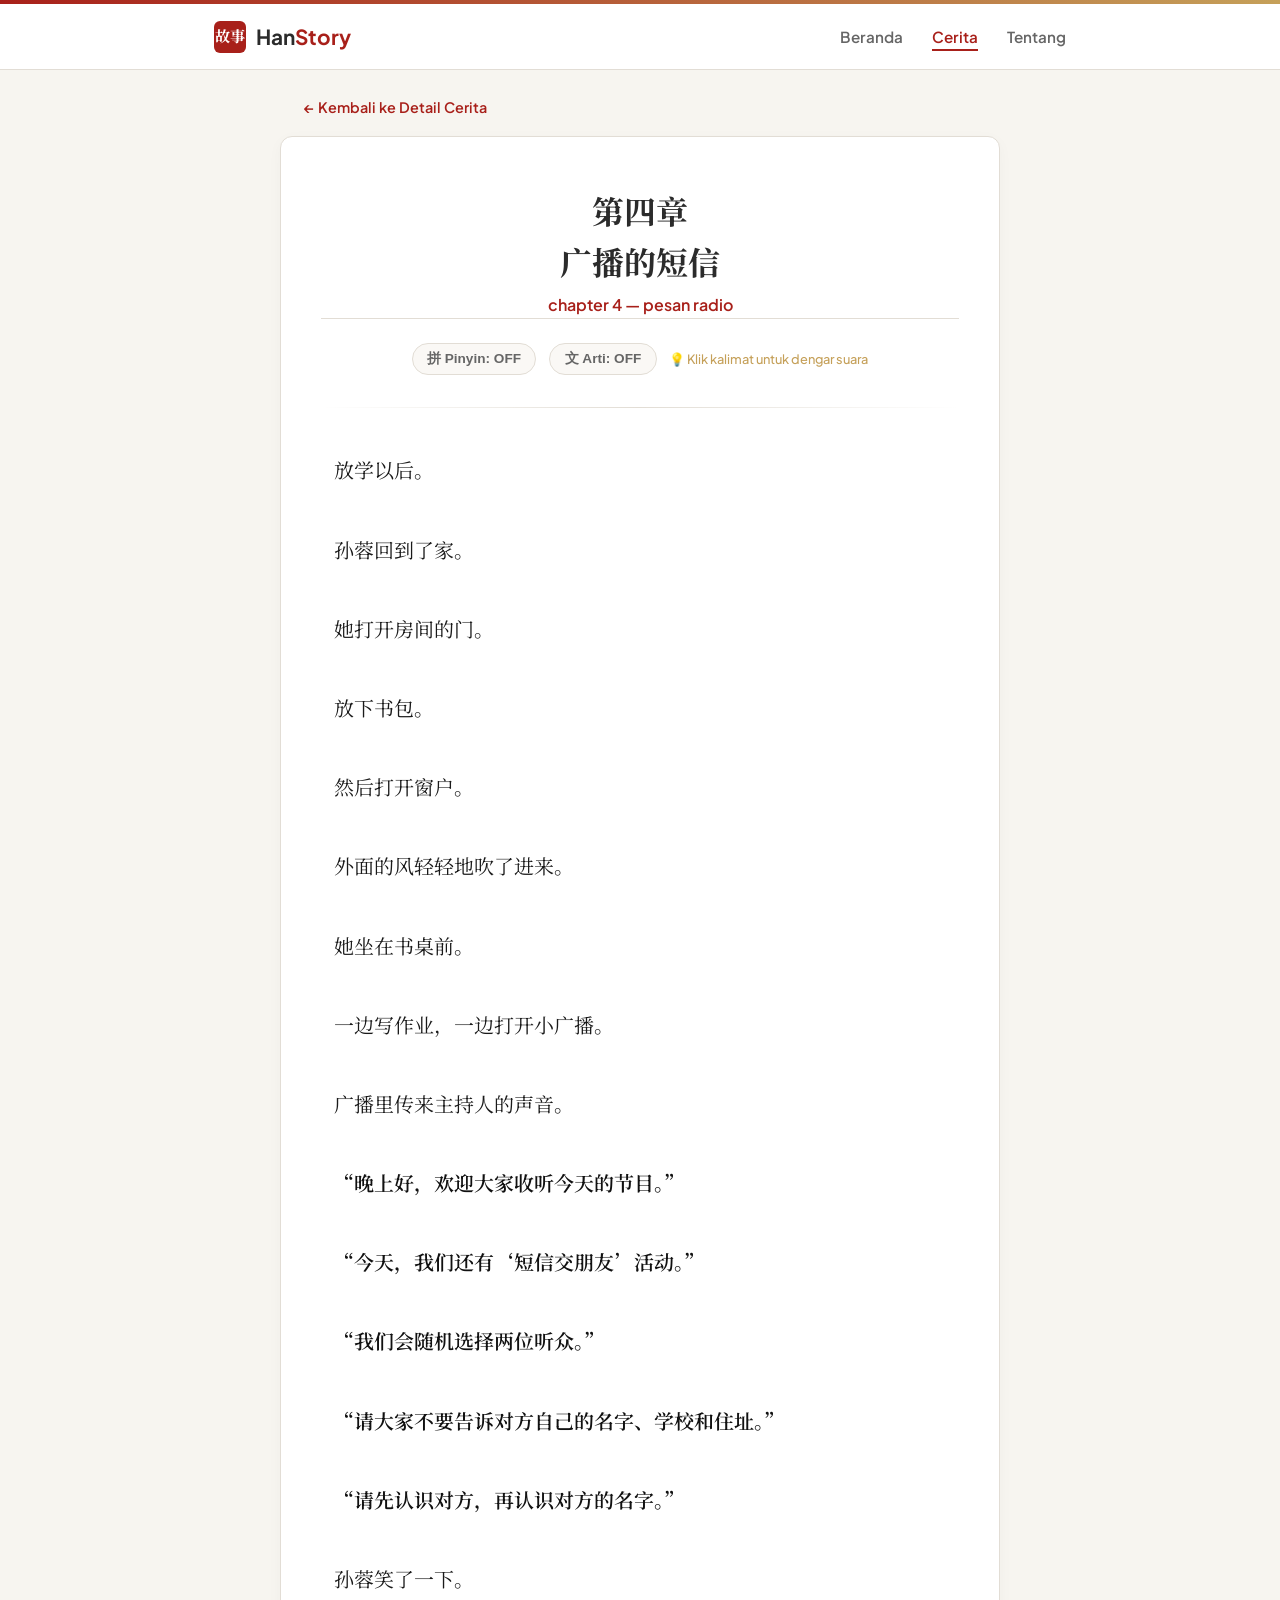
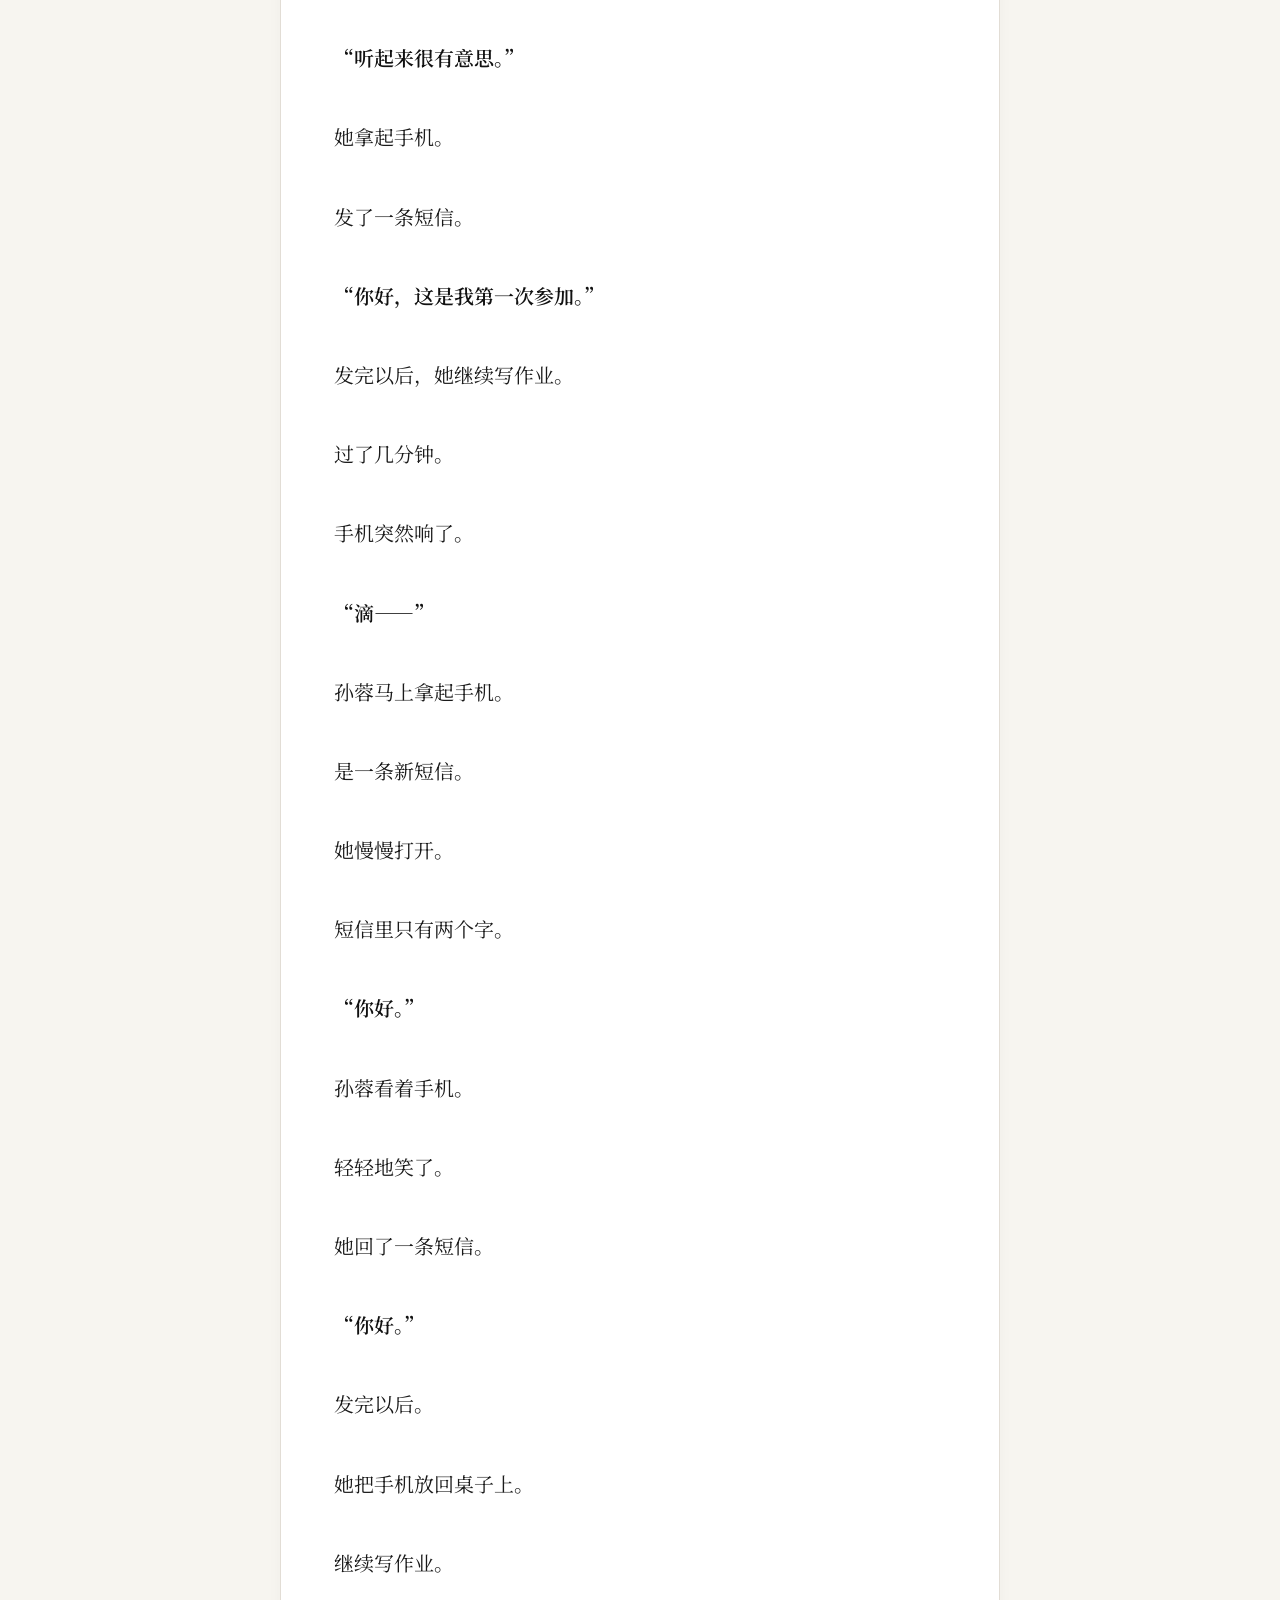
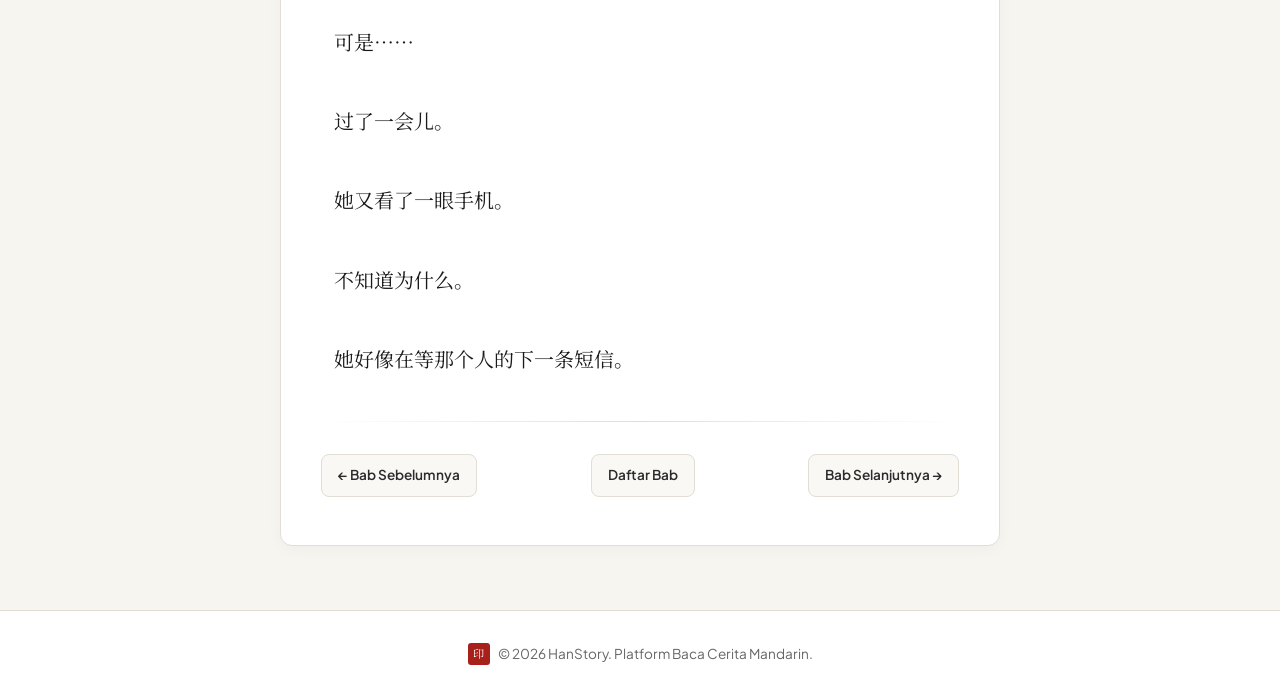
<file: sesi4.html>
<!doctype html>
<html lang="zh-CN">
  <head>
    <meta charset="UTF-8" />
    <meta name="viewport" content="width=device-width, initial-scale=1.0" />
    <title>chapter 4 - 广播里的短信 | HanStory</title>
    <!-- Google Fonts -->
    <link rel="preconnect" href="https://fonts.googleapis.com" />
    <link rel="preconnect" href="https://fonts.gstatic.com" crossorigin />
    <link href="https://fonts.googleapis.com/css2?family=Noto+Serif+SC:wght@400;600;700&family=Plus+Jakarta+Sans:wght@400;500;600;700&display=swap" rel="stylesheet" />

    <!-- Link CSS Khusus Reader -->
    <link rel="stylesheet" href="reader.css" />
  </head>
  <body>
    <!-- Bar Aksen Atas -->
    <div class="top-accent-bar"></div>

    <!-- Navigation Bar -->
    <header>
      <nav class="navbar">
        <a href="index.html" class="logo">
          <div class="logo-seal zh-text">故事</div>
          <div class="logo-text">Han<span>Story</span></div>
        </a>
        <ul class="nav-links">
          <li><a href="index.html">Beranda</a></li>
          <li><a href="cerita.html" class="active">Cerita</a></li>
          <li><a href="#">Tentang</a></li>
        </ul>
      </nav>
    </header>

    <!-- Navigation Breadcrumb / Kembali -->
    <div class="reader-nav-bar">
      <a href="detail-cerita.html" class="back-link">← Kembali ke Detail Cerita</a>
    </div>

    <!-- Area Utama Pembaca Cerita -->
    <main class="reader-container">
      <!-- Header Chapter -->
      <header class="chapter-header">
        <h1 class="chapter-title zh-text">第四章</h1>
        <h1 class="chapter-title zh-text">广播的短信</h1>
        <p class="chapter-subtitle">chapter 4 — pesan radio</p>
      </header>

      <!-- Garis Pemisah -->
      <hr class="reader-divider" />
      <!-- Isi Cerita Mandarin -->
      <article class="story-content zh-text">
        <p>放学以后。</p>

        <p>孙蓉回到了家。</p>

        <p>她打开房间的门。</p>

        <p>放下书包。</p>

        <p>然后打开窗户。</p>

        <p>外面的风轻轻地吹了进来。</p>

        <p>她坐在书桌前。</p>

        <p>一边写作业，一边打开小广播。</p>

        <p>广播里传来主持人的声音。</p>

        <p class="dialogue">“晚上好，欢迎大家收听今天的节目。”</p>

        <p class="dialogue">“今天，我们还有‘短信交朋友’活动。”</p>

        <p class="dialogue">“我们会随机选择两位听众。”</p>

        <p class="dialogue">“请大家不要告诉对方自己的名字、学校和住址。”</p>

        <p class="dialogue">“请先认识对方，再认识对方的名字。”</p>

        <p>孙蓉笑了一下。</p>

        <p class="dialogue">“听起来很有意思。”</p>

        <p>她拿起手机。</p>

        <p>发了一条短信。</p>

        <p class="dialogue">“你好，这是我第一次参加。”</p>

        <p>发完以后，她继续写作业。</p>

        <p>过了几分钟。</p>

        <p>手机突然响了。</p>

        <p class="dialogue">“滴——”</p>

        <p>孙蓉马上拿起手机。</p>

        <p>是一条新短信。</p>

        <p>她慢慢打开。</p>

        <p>短信里只有两个字。</p>

        <p class="dialogue">“你好。”</p>

        <p>孙蓉看着手机。</p>

        <p>轻轻地笑了。</p>

        <p>她回了一条短信。</p>

        <p class="dialogue">“你好。”</p>

        <p>发完以后。</p>

        <p>她把手机放回桌子上。</p>

        <p>继续写作业。</p>

        <p>可是……</p>

        <p>过了一会儿。</p>

        <p>她又看了一眼手机。</p>

        <p>不知道为什么。</p>

        <p>她好像在等那个人的下一条短信。</p>
      </article>

      <!-- Garis Pemisah Bawah -->
      <hr class="reader-divider" />

      <!-- Tombol Navigasi Bab (Sebelumnya / Selanjutnya) -->
      <nav class="chapter-navigation">
        <a href="sesi3.html" class="btn-nav">← Bab Sebelumnya</a>
        <a href="detail-cerita.html" class="btn-nav">Daftar Bab</a>
        <a href="sesi5.html" class="btn-nav next">Bab Selanjutnya →</a>
      </nav>
    </main>

    <!-- Footer -->
    <footer>
      <div class="footer-content">
        <div class="footer-seal zh-text">印</div>
        <p>&copy; 2026 HanStory. Platform Baca Cerita Mandarin.</p>
      </div>
    </footer>

    <!-- Panggil file JavaScript eksternal khusus Sesi 4 -->
    <script src="story4.js"></script>
  </body>
</html>
</file>
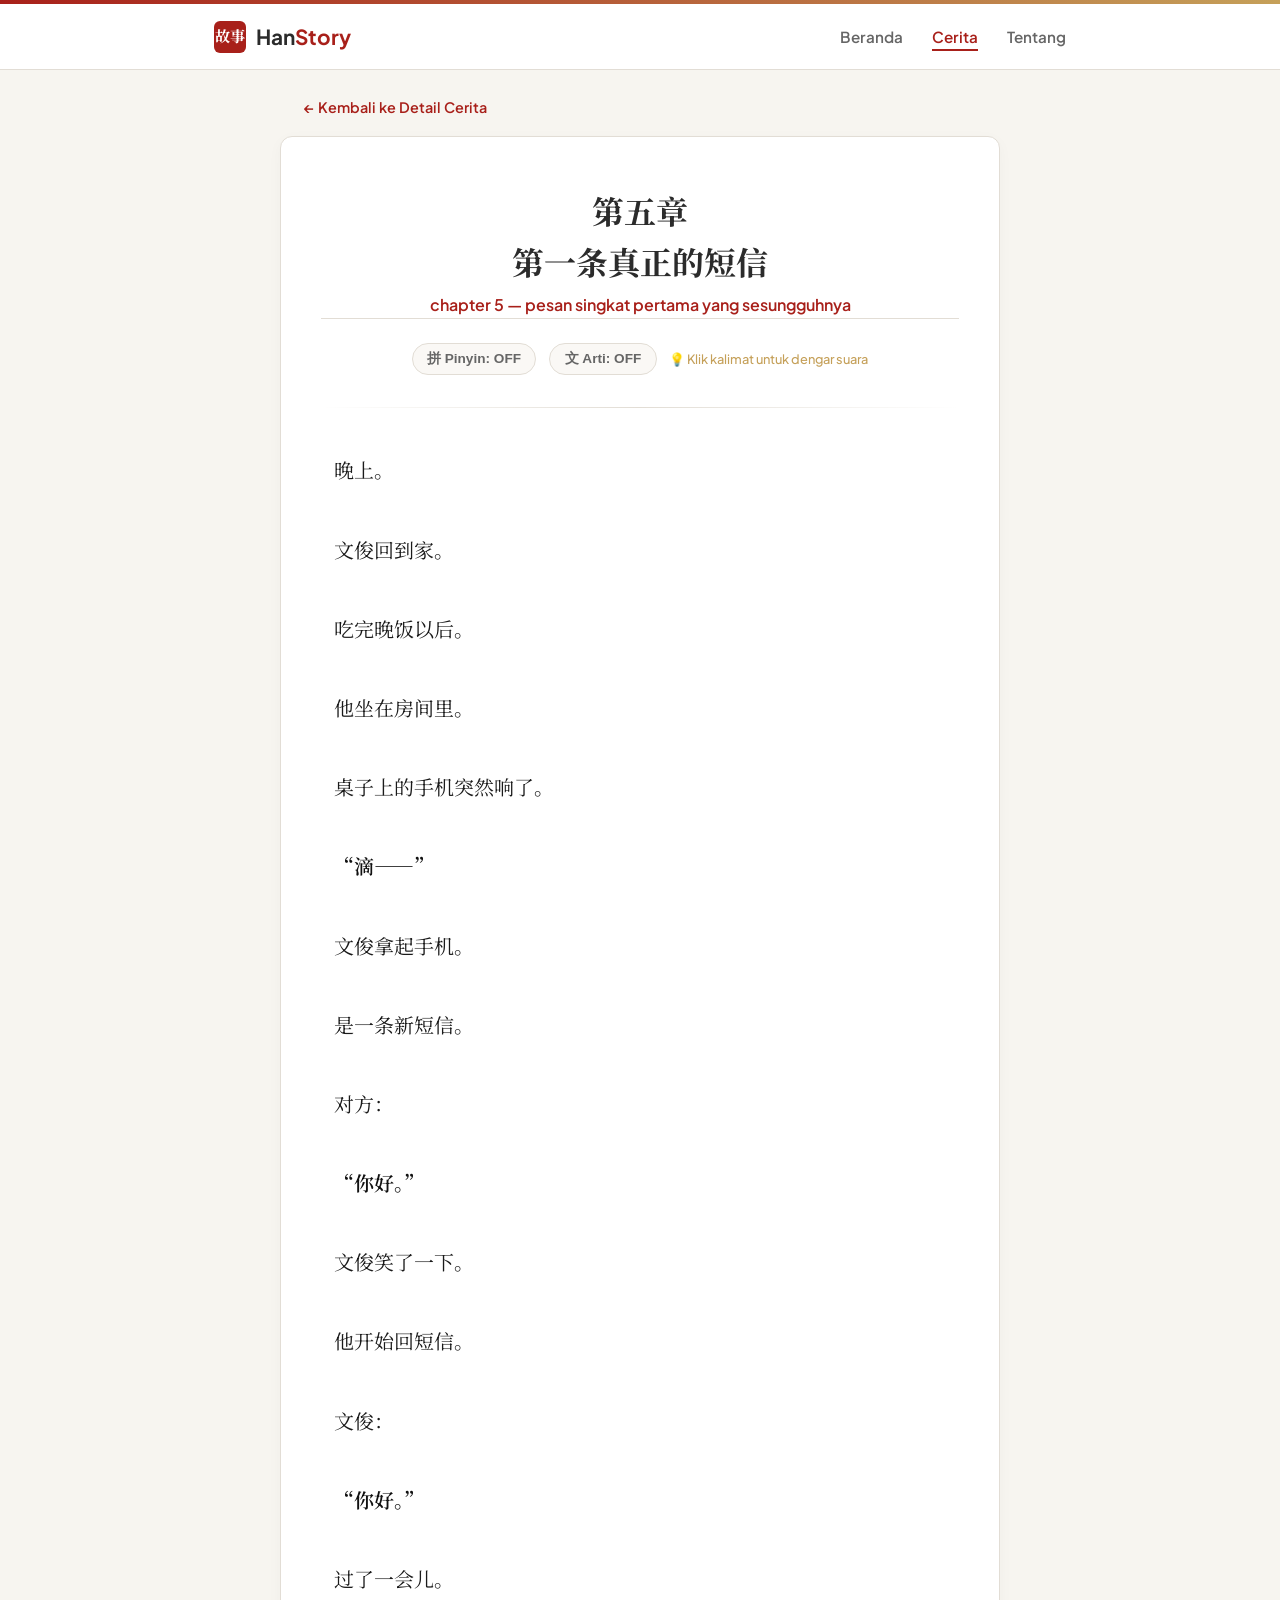
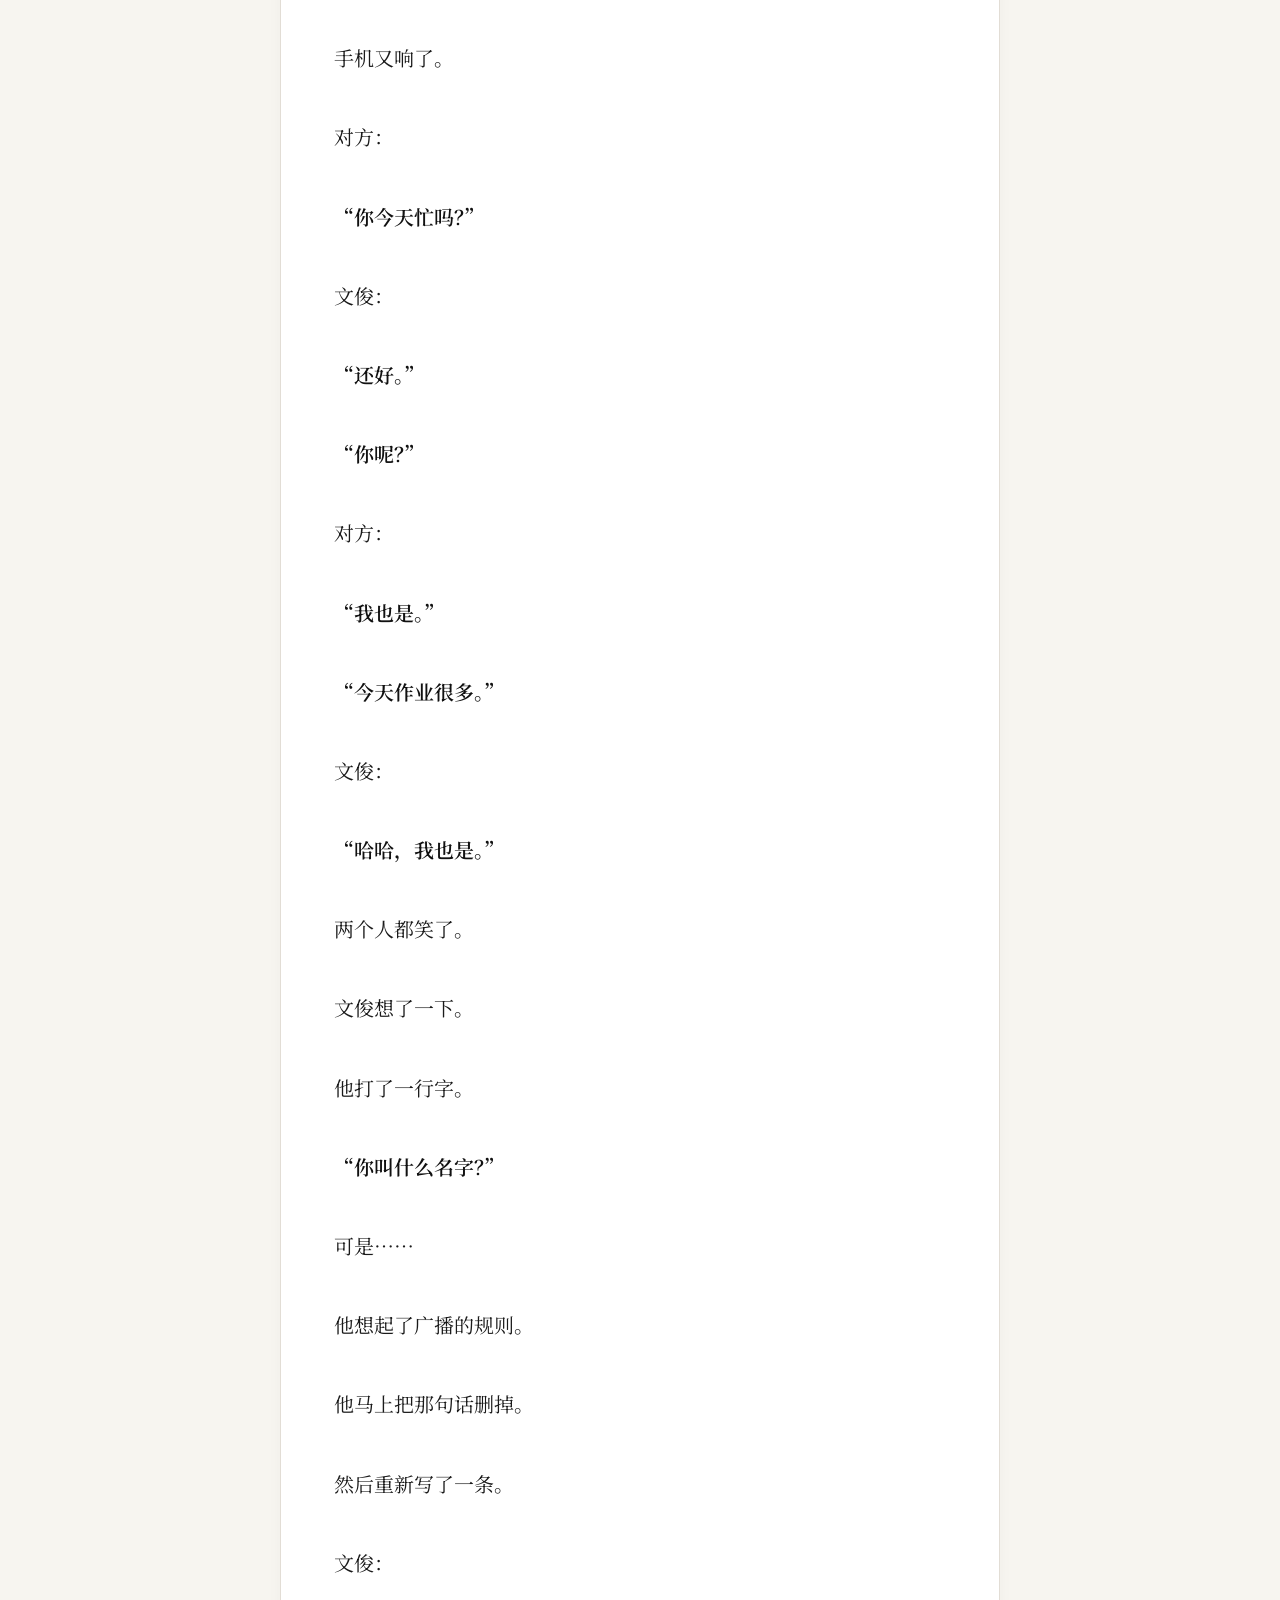
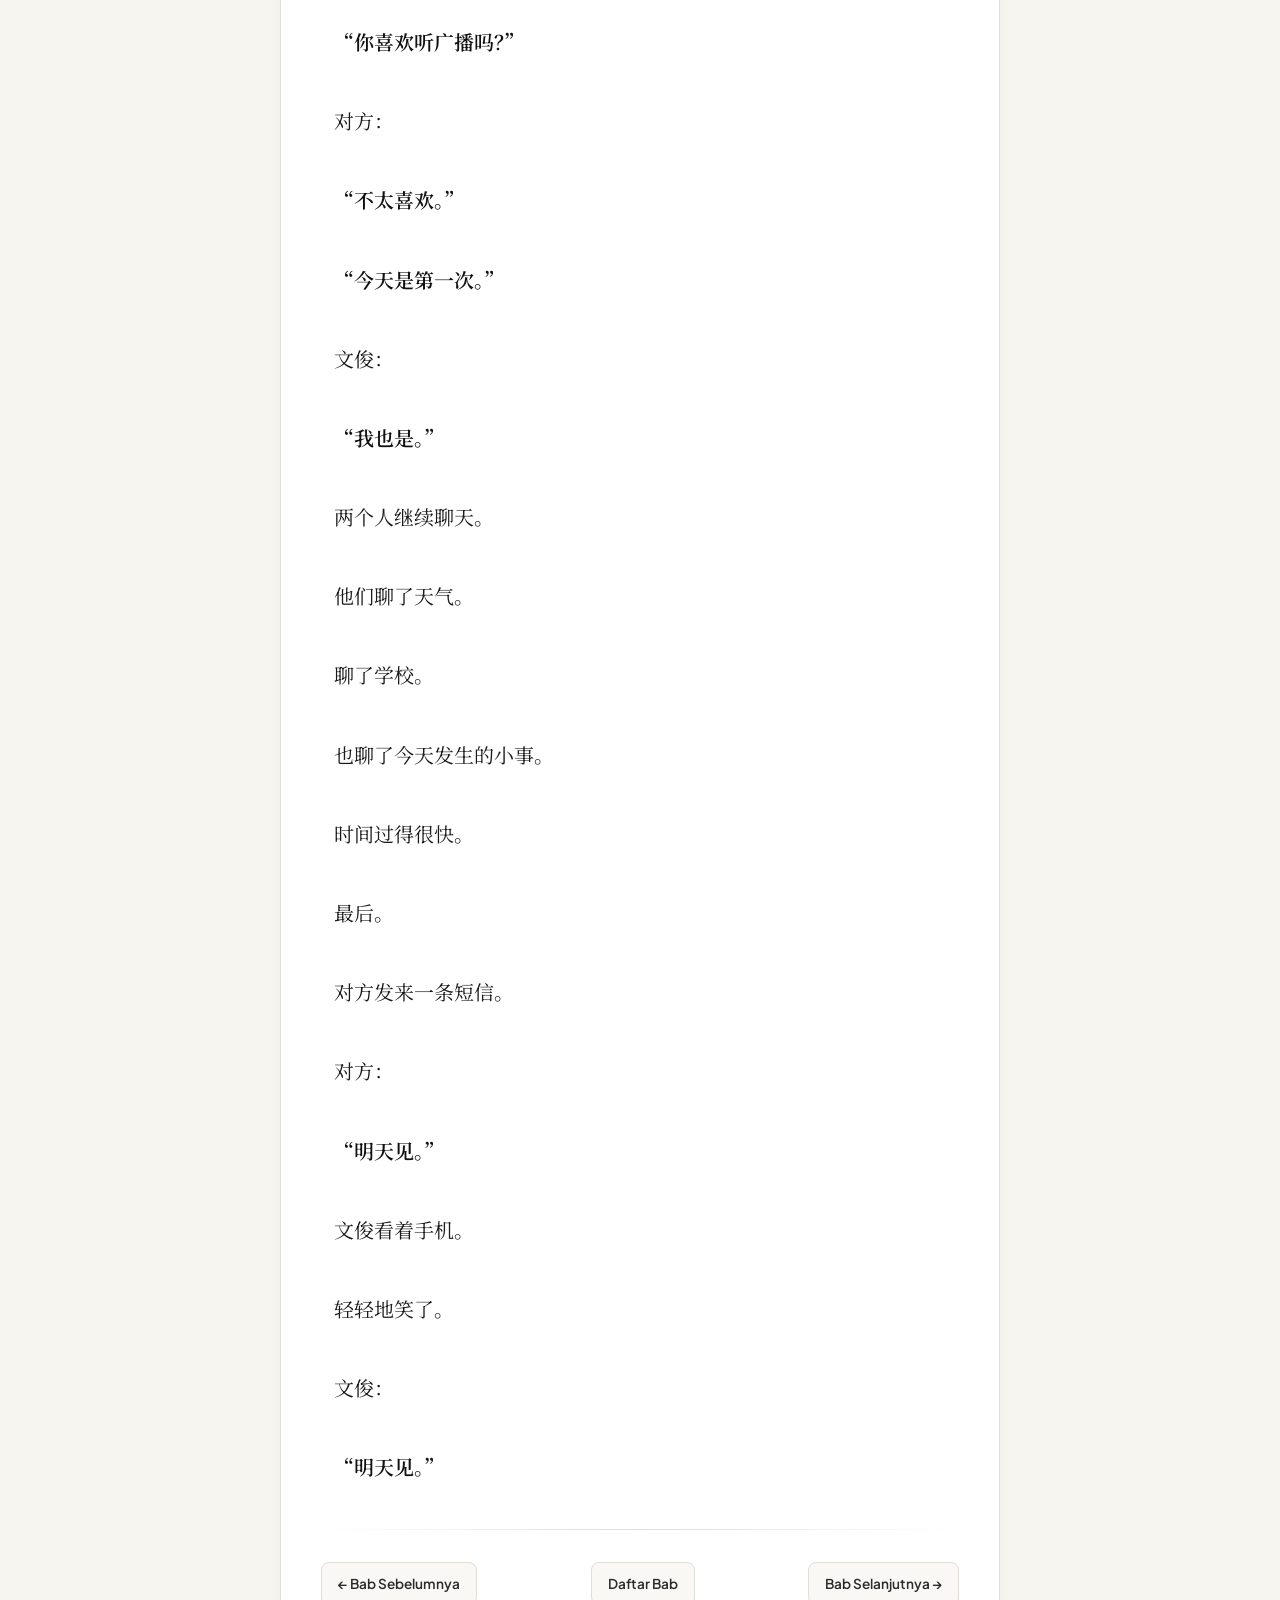
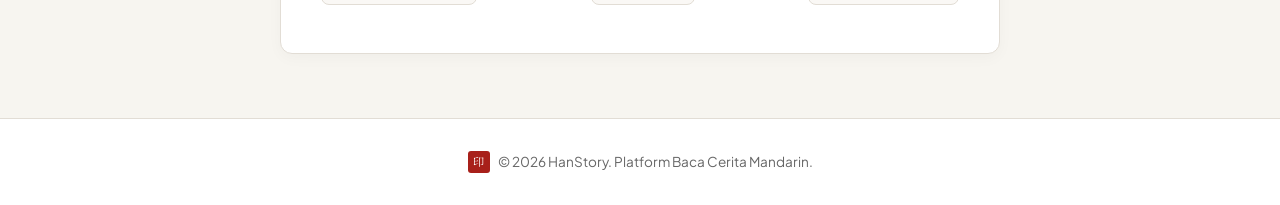
<file: sesi5.html>
<!DOCTYPE html>
<html lang="zh-CN">
<head>
    <meta charset="UTF-8">
    <meta name="viewport" content="width=device-width, initial-scale=1.0">
    <title>chapter 5 - 第一条真正的短信 | HanStory</title>
    <!-- Google Fonts -->
    <link rel="preconnect" href="https://fonts.googleapis.com">
    <link rel="preconnect" href="https://fonts.gstatic.com" crossorigin>
    <link href="https://fonts.googleapis.com/css2?family=Noto+Serif+SC:wght@400;600;700&family=Plus+Jakarta+Sans:wght@400;500;600;700&display=swap" rel="stylesheet">
    
    <!-- Link CSS Khusus Reader -->
    <link rel="stylesheet" href="reader.css">
</head>
<body>

    <!-- Bar Aksen Atas -->
    <div class="top-accent-bar"></div>

    <!-- Navigation Bar -->
    <header>
        <nav class="navbar">
            <a href="index.html" class="logo">
                <div class="logo-seal zh-text">故事</div>
                <div class="logo-text">Han<span>Story</span></div>
            </a>
            <ul class="nav-links">
                <li><a href="index.html">Beranda</a></li>
                <li><a href="cerita.html" class="active">Cerita</a></li>
                <li><a href="#">Tentang</a></li>
            </ul>
        </nav>
    </header>

    <!-- Navigation Breadcrumb / Kembali -->
    <div class="reader-nav-bar">
        <a href="detail-cerita.html" class="back-link">← Kembali ke Detail Cerita</a>
    </div>

    <!-- Area Utama Pembaca Cerita -->
    <main class="reader-container">
        
        <!-- Header Chapter -->
        <header class="chapter-header">
            <h1 class="chapter-title zh-text">第五章</h1>
            <h1 class="chapter-title zh-text">第一条真正的短信</h1>
            <p class="chapter-subtitle">chapter 5 — pesan singkat pertama yang sesungguhnya</p>
        </header>

        <!-- Garis Pemisah -->
        <hr class="reader-divider">

       <!-- Isi Cerita Mandarin -->
        <article class="story-content zh-text">

            <p>晚上。</p>

            <p>文俊回到家。</p>

            <p>吃完晚饭以后。</p>

            <p>他坐在房间里。</p>

            <p>桌子上的手机突然响了。</p>

            <p class="dialogue">“滴——”</p>

            <p>文俊拿起手机。</p>

            <p>是一条新短信。</p>

            <p>对方：</p>

            <p class="dialogue">你好。</p>

            <p>文俊笑了一下。</p>

            <p>他开始回短信。</p>

            <p>文俊：</p>

            <p class="dialogue">你好。</p>

            <p>过了一会儿。</p>

            <p>手机又响了。</p>

            <p>对方：</p>

            <p class="dialogue">你今天忙吗？</p>

            <p>文俊：</p>

            <p class="dialogue">还好。</p>

            <p class="dialogue">你呢？</p>

            <p>对方：</p>

            <p class="dialogue">我也是。</p>

            <p class="dialogue">今天作业很多。</p>

            <p>文俊：</p>

            <p class="dialogue">哈哈，我也是。</p>

            <p>两个人都笑了。</p>

            <p>文俊想了一下。</p>

            <p>他打了一行字。</p>

            <p class="dialogue">你叫什么名字？</p>

            <p>可是……</p>

            <p>他想起了广播的规则。</p>

            <p>他马上把那句话删掉。</p>

            <p>然后重新写了一条。</p>

            <p>文俊：</p>

            <p class="dialogue">你喜欢听广播吗？</p>

            <p>对方：</p>

            <p class="dialogue">不太喜欢。</p>

            <p class="dialogue">今天是第一次。</p>

            <p>文俊：</p>

            <p class="dialogue">我也是。</p>

            <p>两个人继续聊天。</p>

            <p>他们聊了天气。</p>

            <p>聊了学校。</p>

            <p>也聊了今天发生的小事。</p>

            <p>时间过得很快。</p>

            <p>最后。</p>

            <p>对方发来一条短信。</p>

            <p>对方：</p>

            <p class="dialogue">明天见。</p>

            <p>文俊看着手机。</p>

            <p>轻轻地笑了。</p>

            <p>文俊：</p>

            <p class="dialogue">明天见。</p>
        </article>

        <!-- Garis Pemisah Bawah -->
        <hr class="reader-divider">

        <!-- Tombol Navigasi Bab (Sebelumnya / Selanjutnya) -->
        <nav class="chapter-navigation">
            <a href="sesi4.html" class="btn-nav">← Bab Sebelumnya</a>
            <a href="detail-cerita.html" class="btn-nav">Daftar Bab</a>
            <a href="sesi6.html" class="btn-nav next">Bab Selanjutnya →</a>
        </nav>

    </main>

    <!-- Footer -->
    <footer>
        <div class="footer-content">
            <div class="footer-seal zh-text">印</div>
            <p>&copy; 2026 HanStory. Platform Baca Cerita Mandarin.</p>
        </div>
    </footer>

    <!-- Panggil file JavaScript eksternal -->
    <script src="story5.js"></script>
</body>
</html>
</file>
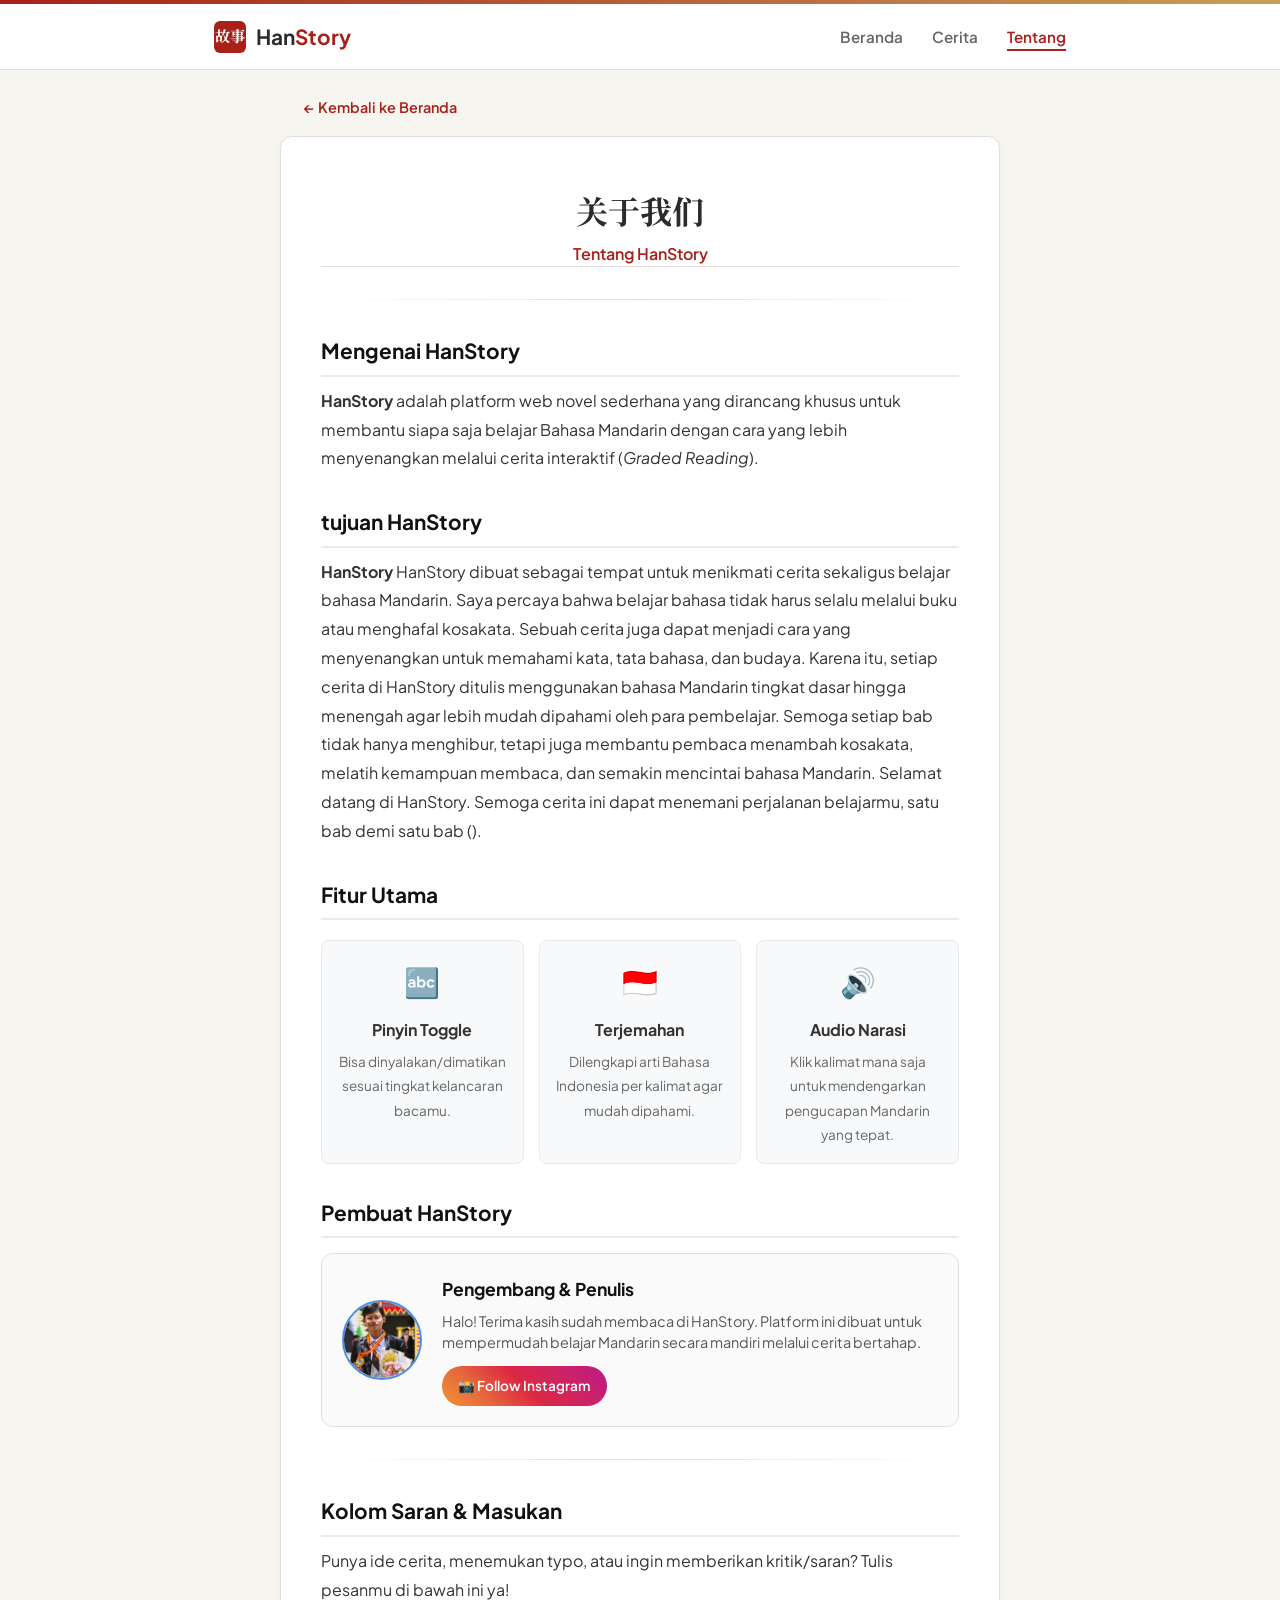
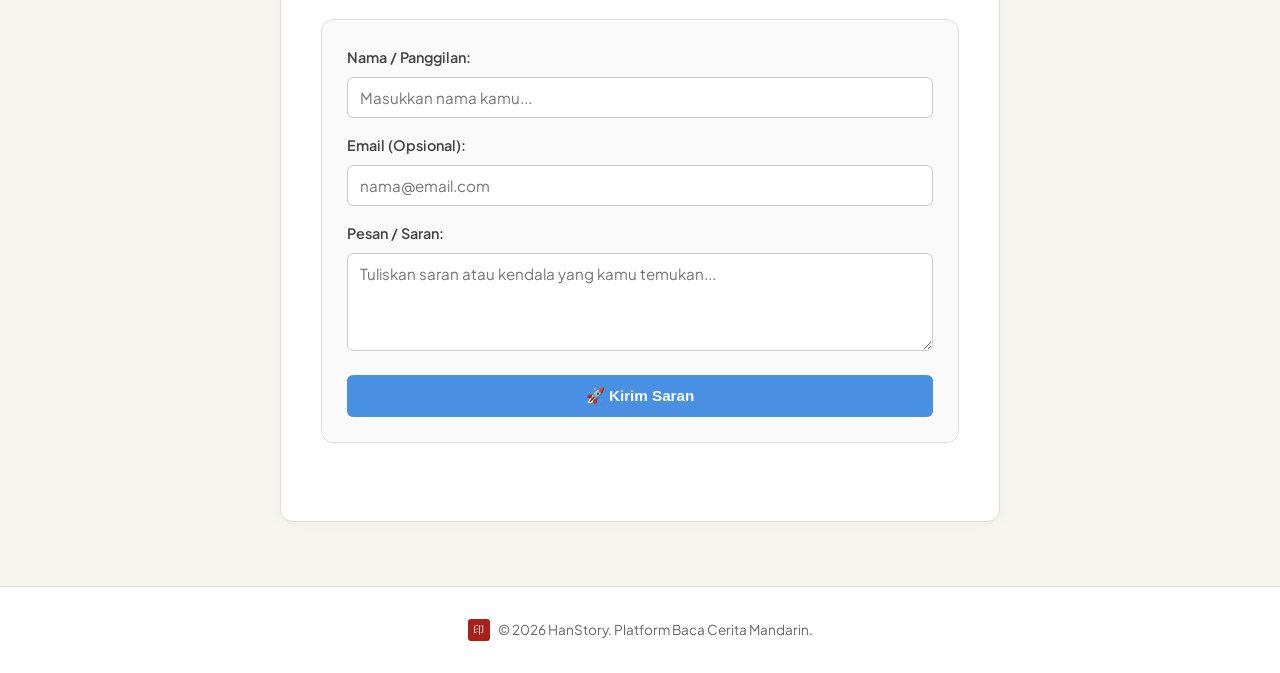
<file: tentang.html>
<!DOCTYPE html>
<html lang="id">
<head>
    <meta charset="UTF-8">
    <meta name="viewport" content="width=device-width, initial-scale=1.0">
    <title>Tentang Kami | HanStory</title>
    <!-- Google Fonts -->
    <link rel="preconnect" href="https://fonts.googleapis.com">
    <link rel="preconnect" href="https://fonts.gstatic.com" crossorigin>
    <link href="https://fonts.googleapis.com/css2?family=Noto+Serif+SC:wght@400;600;700&family=Plus+Jakarta+Sans:wght@400;500;600;700&display=swap" rel="stylesheet">
    
    <!-- Link CSS Khusus Reader / General -->
    <link rel="stylesheet" href="reader.css">

    <style>
        .about-section {
            margin-bottom: 30px;
            line-height: 1.8;
            color: #333;
        }

        .about-section h2 {
            font-size: 1.3rem;
            color: #111;
            margin-bottom: 10px;
            border-bottom: 2px solid #EAEAEA;
            padding-bottom: 5px;
        }

        .features-grid {
            display: grid;
            grid-template-columns: repeat(auto-fit, minmax(180px, 1fr));
            gap: 15px;
            margin: 20px 0;
        }

        .feature-card {
            background: #F8F9FA;
            border: 1px solid #EAEAEA;
            border-radius: 8px;
            padding: 15px;
            text-align: center;
        }

        .feature-card div {
            font-size: 1.8rem;
            margin-bottom: 8px;
        }

        .feature-card h3 {
            font-size: 1rem;
            margin: 0 0 5px 0;
        }

        .feature-card p {
            font-size: 0.85rem;
            color: #666;
            margin: 0;
        }

        /* Card Profil Author / Pembuat */
        .author-card {
            background: #FAFAFA;
            border: 1px solid #E0E0E0;
            border-radius: 12px;
            padding: 20px;
            display: flex;
            align-items: center;
            gap: 20px;
            margin-top: 15px;
        }

        .author-avatar {
            width: 80px;
            height: 80px;
            border-radius: 50%;
            background: #E0E0E0;
            display: flex;
            align-items: center;
            justify-content: center;
            font-size: 2rem;
            flex-shrink: 0;
            border: 2px solid #4A90E2;
            overflow: hidden;
        }

        .author-avatar img {
            width: 100%;
            height: 100%;
            object-fit: cover;
        }

        .author-info h3 {
            margin: 0 0 5px 0;
            font-size: 1.1rem;
            color: #111;
        }

        .author-info p {
            margin: 0 0 12px 0;
            font-size: 0.9rem;
            color: #555;
            line-height: 1.5;
        }

        .btn-instagram {
            display: inline-flex;
            align-items: center;
            gap: 8px;
            background: linear-gradient(45deg, #f09433 0%, #e6683c 25%, #dc2743 50%, #cc2366 75%, #bc1888 100%);
            color: #FFF;
            text-decoration: none;
            padding: 8px 16px;
            border-radius: 20px;
            font-size: 0.85rem;
            font-weight: 600;
            transition: transform 0.2s, opacity 0.2s;
        }

        .btn-instagram:hover {
            opacity: 0.9;
            transform: translateY(-2px);
        }

        /* Styling Form Saran */
        .feedback-card {
            background: #FAFAFA;
            border: 1px solid #E0E0E0;
            border-radius: 12px;
            padding: 25px;
            margin-top: 15px;
        }

        .form-group {
            margin-bottom: 15px;
        }

        .form-group label {
            display: block;
            font-weight: 600;
            font-size: 0.9rem;
            margin-bottom: 6px;
            color: #444;
        }

        .form-group input,
        .form-group textarea {
            width: 100%;
            padding: 10px 12px;
            border: 1px solid #CCC;
            border-radius: 6px;
            font-family: inherit;
            font-size: 0.95rem;
            box-sizing: border-box;
            transition: border-color 0.2s;
        }

        .form-group input:focus,
        .form-group textarea:focus {
            outline: none;
            border-color: #4A90E2;
        }

        .btn-submit {
            background: #4A90E2;
            color: #FFF;
            border: none;
            padding: 12px 24px;
            border-radius: 6px;
            font-weight: 600;
            font-size: 0.95rem;
            cursor: pointer;
            transition: background 0.2s;
            width: 100%;
        }

        .btn-submit:hover {
            background: #357ABD;
        }

        @media (max-width: 500px) {
            .author-card {
                flex-direction: column;
                text-align: center;
            }
        }
    </style>
</head>
<body>

    <!-- Bar Aksen Atas -->
    <div class="top-accent-bar"></div>

    <!-- Navigation Bar -->
    <header>
        <nav class="navbar">
            <a href="index.html" class="logo">
                <div class="logo-seal zh-text">故事</div>
                <div class="logo-text">Han<span>Story</span></div>
            </a>
            <ul class="nav-links">
                <li><a href="index.html">Beranda</a></li>
                <li><a href="cerita.html">Cerita</a></li>
                <li><a href="tentang.html" class="active">Tentang</a></li>
            </ul>
        </nav>
    </header>

    <!-- Navigation Breadcrumb -->
    <div class="reader-nav-bar">
        <a href="index.html" class="back-link">← Kembali ke Beranda</a>
    </div>

    <!-- Area Utama -->
    <main class="reader-container">
        
        <!-- Header -->
        <header class="chapter-header">
            <h1 class="chapter-title zh-text">关于我们</h1>
            <p class="chapter-subtitle">Tentang HanStory</p>
        </header>

        <hr class="reader-divider">

        <!-- Konten Tentang -->
        <section class="about-section">
            <h2>Mengenai HanStory</h2>
            <p><strong>HanStory</strong> adalah platform web novel sederhana yang dirancang khusus untuk membantu siapa saja belajar Bahasa Mandarin dengan cara yang lebih menyenangkan melalui cerita interaktif (<em>Graded Reading</em>).</p>
        </section>

         <section class="about-section">
            <h2>tujuan HanStory</h2>
            <p><strong>HanStory</strong> HanStory dibuat sebagai tempat untuk menikmati cerita sekaligus belajar bahasa Mandarin.
Saya percaya bahwa belajar bahasa tidak harus selalu melalui buku atau menghafal kosakata. Sebuah cerita juga dapat menjadi cara yang menyenangkan untuk memahami kata, tata bahasa, dan budaya.
Karena itu, setiap cerita di HanStory ditulis menggunakan bahasa Mandarin tingkat dasar hingga menengah agar lebih mudah dipahami oleh para pembelajar.
Semoga setiap bab tidak hanya menghibur, tetapi juga membantu pembaca menambah kosakata, melatih kemampuan membaca, dan semakin mencintai bahasa Mandarin.
Selamat datang di HanStory.
Semoga cerita ini dapat menemani perjalanan belajarmu, satu bab demi satu bab (<em></em>).</p>
        </section>

        <!-- Fitur Utama -->
        <section class="about-section">
            <h2>Fitur Utama</h2>
            <div class="features-grid">
                <div class="feature-card">
                    <div>🔤</div>
                    <h3>Pinyin Toggle</h3>
                    <p>Bisa dinyalakan/dimatikan sesuai tingkat kelancaran bacamu.</p>
                </div>
                <div class="feature-card">
                    <div>🇮🇩</div>
                    <h3>Terjemahan</h3>
                    <p>Dilengkapi arti Bahasa Indonesia per kalimat agar mudah dipahami.</p>
                </div>
                <div class="feature-card">
                    <div>🔊</div>
                    <h3>Audio Narasi</h3>
                    <p>Klik kalimat mana saja untuk mendengarkan pengucapan Mandarin yang tepat.</p>
                </div>
            </div>
        </section>

        <!-- Profil Author / Pembuat -->
        <section class="about-section">
            <h2>Pembuat HanStory</h2>
            <div class="author-card">
                <div class="author-avatar">
                    <!-- Kamu bisa ganti src di bawah ini dengan foto profil kamu, misal: "poster.jpg" -->
                    <img src="admin.jpg" alt="Poster Cerita" class="story-poster">
                </div>
                <div class="author-info">
                    <h3>Pengembang & Penulis</h3>
                    <p>Halo! Terima kasih sudah membaca di HanStory. Platform ini dibuat untuk mempermudah belajar Mandarin secara mandiri melalui cerita bertahap.</p>
                    <!-- Masukkan username Instagram kamu di href bawah ini -->
                    <a href="https://instagram.com/USERNAME_IG_KAMU" target="_blank" class="btn-instagram">
                        📸 Follow Instagram
                    </a>
                </div>
            </div>
        </section>

        <hr class="reader-divider">

        <!-- Form Kolom Saran -->
       <section class="about-section">
    <h2>Kolom Saran & Masukan</h2>
    <p>Punya ide cerita, menemukan typo, atau ingin memberikan kritik/saran? Tulis pesanmu di bawah ini ya!</p>

    <div class="feedback-card">
        <!-- Form Otomatis Terkirim ke Email via Web3Forms -->
        <form action="https://api.web3forms.com/submit" method="POST">
            
            <!-- Access Key Kamu -->
            <input type="hidden" name="access_key" value="5fc926bf-c3f8-46d0-9cfd-c37e52466083">

            <div class="form-group">
                <label for="name">Nama / Panggilan:</label>
                <input type="text" id="name" name="Nama" placeholder="Masukkan nama kamu..." required>
            </div>

            <div class="form-group">
                <label for="email">Email (Opsional):</label>
                <input type="email" id="email" name="Email" placeholder="nama@email.com">
            </div>

            <div class="form-group">
                <label for="message">Pesan / Saran:</label>
                <textarea id="message" name="Pesan" rows="4" placeholder="Tuliskan saran atau kendala yang kamu temukan..." required></textarea>
            </div>

            <button type="submit" class="btn-submit">🚀 Kirim Saran</button>
        </form>
    </div>
</section>

    </main>

    <!-- Footer -->
    <footer>
        <div class="footer-content">
            <div class="footer-seal zh-text">印</div>
            <p>&copy; 2026 HanStory. Platform Baca Cerita Mandarin.</p>
        </div>
    </footer>

</body>
</html>
</file>
<file: style.css>
/* ===== VARIABLES ===== */
:root {
    --bg-primary: #FAFAFA;
    --bg-surface: #FFFFFF;
    --text-main: #2C2C2C;
    --text-muted: #666666;
    --china-red: #A8201A;
    --china-red-hover: #861813;
    --china-gold: #D4AF37;
    --china-gold-light: #FAF4E6;
    --border-color: #EAEAEA;
    --shadow-subtle: 0 4px 20px rgba(0, 0, 0, 0.04);
    --shadow-hover: 0 8px 30px rgba(168, 32, 26, 0.08);
    --radius-sm: 5px;
    --radius-md: 16px;
    --radius-lg: 24px;
}

/* ===== LOGO & STEMPEL FIX ===== */
.logo {
    display: flex;
    align-items: center;
    gap: 10px;
    text-decoration: none;
}

.logo-seal {
    width: 38px;
    height: 38px;
    background-color: var(--china-red); 
    color: #FFFFFF;
    border-radius: 8px;
    display: flex;
    align-items: center;
    justify-content: center;
    
    
    font-size: 13px !important;
    line-height: 1 !important;
    white-space: nowrap !important; 
    letter-spacing: -1px;            
    flex-shrink: 0;
}

.logo-text {
    font-size: 1.4rem;
    font-weight: 700;
    color: var(--text-main);
}

.logo-text span {
    color: var(--china-red);
}

/* ===== BASE STYLES ===== */
* {
    margin: 0;
    padding: 0;
    box-sizing: border-box;
}

body {
    font-family: 'Plus Jakarta Sans', sans-serif;
    background-color: var(--bg-primary);
    color: var(--text-main);
    line-height: 1.6;
    display: flex;
    flex-direction: column;
    min-height: 100vh;
}

.zh-text {
    font-family: 'Noto Serif SC', serif;
}

/* Accent top line */
.top-accent-bar {
    height: 4px;
    background: linear-gradient(90deg, var(--china-red) 0%, var(--china-gold) 100%);
    width: 100%;
}

/* ===== NAVBAR ===== */
header {
    background-color: var(--bg-surface);
    border-bottom: 1px solid var(--border-color);
    position: sticky;
    top: 0;
    z-index: 100;
    backdrop-filter: blur(10px);
    background-color: rgba(255, 255, 255, 0.95);
}

.navbar {
    max-width: 1100px;
    margin: 0 auto;
    padding: 1.2rem 2rem;
    display: flex;
    justify-content: space-between;
    align-items: center;
}

.logo {
    display: flex;
    align-items: center;
    gap: 0.75rem;
    text-decoration: none;
}

.logo-seal {
    background-color: var(--china-red);
    color: #FFFFFF;
    width: 38px;
    height: 38px;
    border-radius: var(--radius-sm);
    display: flex;
    align-items: center;
    justify-content: center;
    font-size: 1.2rem;
    font-weight: 700;
    box-shadow: 0 2px 8px rgba(168, 32, 26, 0.25);
    border: 1px solid rgba(212, 175, 55, 0.3);
}

.logo-text {
    font-size: 1.4rem;
    font-weight: 700;
    color: var(--text-main);
    letter-spacing: -0.5px;
}

.logo-text span {
    color: var(--china-red);
}

.nav-links {
    display: flex;
    gap: 2rem;
    list-style: none;
}

.nav-links a {
    text-decoration: none;
    color: var(--text-muted);
    font-weight: 500;
    font-size: 0.95rem;
    transition: all 0.2s ease;
    position: relative;
    padding: 0.25rem 0;
}

.nav-links a:hover,
.nav-links a.active {
    color: var(--china-red);
}

.nav-links a.active::after {
    content: '';
    position: absolute;
    bottom: -2px;
    left: 0;
    width: 100%;
    height: 2px;
    background-color: var(--china-red);
    border-radius: 2px;
}

/* ===== HERO SECTION ===== */
.hero {
    max-width: 1100px;
    margin: 0 auto;
    padding: 4.5rem 2rem 3.5rem;
    text-align: center;
    position: relative;
}

.hero-badge {
    display: inline-flex;
    align-items: center;
    gap: 0.5rem;
    background-color: var(--china-gold-light);
    border: 1px solid rgba(212, 175, 55, 0.4);
    color: #8C6A00;
    padding: 0.4rem 1rem;
    border-radius: 50px;
    font-size: 0.85rem;
    font-weight: 600;
    margin-bottom: 1.5rem;
}

.hero h1 {
    font-size: 2.75rem;
    font-weight: 700;
    color: var(--text-main);
    line-height: 1.25;
    margin-bottom: 1.2rem;
    letter-spacing: -0.5px;
}

.hero h1 span.highlight {
    color: var(--china-red);
    position: relative;
    display: inline-block;
}

.hero p {
    font-size: 1.1rem;
    color: var(--text-muted);
    max-width: 620px;
    margin: 0 auto 2.2rem;
    line-height: 1.7;
}

.hero-cta {
    display: flex;
    justify-content: center;
    gap: 1rem;
}

.btn {
    display: inline-flex;
    align-items: center;
    justify-content: center;
    padding: 0.85rem 1.8rem;
    font-size: 0.95rem;
    font-weight: 600;
    border-radius: 50px;
    text-decoration: none;
    transition: all 0.25s ease;
    cursor: pointer;
}

.btn-primary {
    background-color: var(--china-red);
    color: #FFFFFF;
    box-shadow: 0 4px 14px rgba(168, 32, 26, 0.3);
    border: 1px solid var(--china-red);
}

.btn-primary:hover {
    background-color: var(--china-red-hover);
    transform: translateY(-2px);
    box-shadow: 0 6px 20px rgba(168, 32, 26, 0.4);
}

.btn-secondary {
    background-color: var(--bg-surface);
    color: var(--text-main);
    border: 1px solid var(--border-color);
}

.btn-secondary:hover {
    border-color: var(--china-gold);
    color: var(--china-red);
    transform: translateY(-2px);
}

/* ===== MAIN CONTENT / STORY CARDS ===== */
.content-section {
    max-width: 1100px;
    margin: 0 auto;
    padding: 2rem 2rem 5rem;
    width: 100%;
}

.section-header {
    display: flex;
    justify-content: space-between;
    align-items: flex-end;
    margin-bottom: 2rem;
    padding-bottom: 0.75rem;
    border-bottom: 1px solid var(--border-color);
}

.section-title {
    display: flex;
    align-items: center;
    gap: 0.75rem;
}

.section-title h2 {
    font-size: 1.5rem;
    font-weight: 700;
    color: var(--text-main);
}

.section-title .stamp {
    color: var(--china-red);
    font-weight: 700;
    font-size: 1.2rem;
}

.grid-cards {
    display: grid;
    grid-template-columns: repeat(auto-fill, minmax(320px, 1fr));
    gap: 1.75rem;
}

.story-card {
    background-color: var(--bg-surface);
    border: 1px solid var(--border-color);
    border-radius: var(--radius-md);
    padding: 1.75rem;
    box-shadow: var(--shadow-subtle);
    transition: all 0.3s ease;
    display: flex;
    flex-direction: column;
    justify-content: space-between;
    position: relative;
    overflow: hidden;
}

.story-card::before {
    content: '';
    position: absolute;
    top: 0;
    left: 0;
    width: 4px;
    height: 100%;
    background-color: transparent;
    transition: background-color 0.3s ease;
}

.story-card:hover {
    transform: translateY(-4px);
    box-shadow: var(--shadow-hover);
    border-color: rgba(168, 32, 26, 0.2);
}

.story-card:hover::before {
    background-color: var(--china-red);
}

.card-tag {
    align-self: flex-start;
    background-color: var(--china-gold-light);
    color: #8C6A00;
    font-size: 0.75rem;
    font-weight: 700;
    padding: 0.25rem 0.65rem;
    border-radius: 4px;
    margin-bottom: 1rem;
    text-transform: uppercase;
    letter-spacing: 0.5px;
}

.story-card h3 {
    font-size: 1.25rem;
    font-weight: 700;
    color: var(--text-main);
    margin-bottom: 0.5rem;
    line-height: 1.4;
}

.story-card .zh-subtitle {
    font-size: 1.1rem;
    color: var(--china-red);
    margin-bottom: 0.85rem;
    font-weight: 600;
}

.story-card p {
    color: var(--text-muted);
    font-size: 0.92rem;
    line-height: 1.6;
    margin-bottom: 1.5rem;
}

.card-footer {
    display: flex;
    justify-content: space-between;
    align-items: center;
    padding-top: 1rem;
    border-top: 1px dashed var(--border-color);
    font-size: 0.85rem;
    color: #888888;
}

.read-link {
    color: var(--china-red);
    text-decoration: none;
    font-weight: 600;
    display: flex;
    align-items: center;
    gap: 0.3rem;
    transition: gap 0.2s ease;
}

.story-card:hover .read-link {
    gap: 0.5rem;
}

/* ===== FOOTER ===== */
footer {
    margin-top: auto;
    background-color: var(--bg-surface);
    border-top: 1px solid var(--border-color);
    padding: 2.5rem 2rem;
    text-align: center;
    color: var(--text-muted);
    font-size: 0.9rem;
}

.footer-content {
    max-width: 1100px;
    margin: 0 auto;
    display: flex;
    flex-direction: column;
    align-items: center;
    gap: 1rem;
}

.footer-seal {
    color: var(--china-red);
    font-size: 1.5rem;
    font-weight: bold;
}

/* ===== RESPONSIVE ===== */
@media (max-width: 768px) {
    .navbar {
        padding: 1rem 1.5rem;
    }

    .nav-links {
        gap: 1.2rem;
    }

    .hero h1 {
        font-size: 2rem;
    }

    .hero p {
        font-size: 1rem;
    }

    .grid-cards {
        grid-template-columns: 1fr;
    }
}
</file>
<file: cerita.css>
/* ===== VARIABEL TEMA ORIENTAL MODERN ===== */
:root {
    --bg-primary: #F7F5F0;
    --bg-surface: #FFFFFF;
    --china-red: #A8201A;
    --china-gold: #C5A059;
    --china-gold-light: #FFFDF7;
    --text-main: #222222;
    --text-muted: #666666;
    --border-color: #E2DDD5;
    --radius-md: 12px;
    --shadow-subtle: 0 4px 15px rgba(0, 0, 0, 0.03);
    --shadow-hover: 0 8px 25px rgba(168, 32, 26, 0.1);
}

* {
    margin: 0;
    padding: 0;
    box-sizing: border-box;
}

body {
    background-color: var(--bg-primary);
    color: var(--text-main);
    font-family: 'Plus Jakarta Sans', sans-serif;
    line-height: 1.6;
}

.zh-text {
    font-family: 'Noto Serif SC', serif;
}

/* ===== NAVBAR STYLING ===== */
.top-accent-bar {
    height: 4px;
    background: linear-gradient(90deg, var(--china-red) 0%, var(--china-gold) 100%);
}

header {
    background-color: var(--bg-surface);
    border-bottom: 1px solid var(--border-color);
    position: sticky;
    top: 0;
    z-index: 100;
}

.navbar {
    max-width: 900px;
    margin: 0 auto;
    padding: 1rem 1.5rem;
    display: flex;
    justify-content: space-between;
    align-items: center;
}

.logo {
    display: flex;
    align-items: center;
    gap: 0.6rem;
    text-decoration: none;
}

.logo-seal {
    width: 32px;
    height: 32px;
    background-color: var(--china-red);
    color: #fff;
    font-weight: bold;
    display: flex;
    align-items: center;
    justify-content: center;
    border-radius: 6px;
    font-size: 0.95rem;
}

.logo-text {
    font-size: 1.3rem;
    font-weight: 700;
    color: var(--text-main);
}

.logo-text span {
    color: var(--china-red);
}

.nav-links {
    display: flex;
    list-style: none;
    gap: 1.8rem;
}

.nav-links a {
    text-decoration: none;
    color: var(--text-muted);
    font-weight: 600;
    font-size: 0.95rem;
    transition: all 0.2s ease;
    padding-bottom: 0.2rem;
}

.nav-links a:hover,
.nav-links a.active {
    color: var(--china-red);
    border-bottom: 2px solid var(--china-red);
}

/* ===== LAYOUT KATALOG CERITA ===== */
.story-list-container {
    max-width: 800px;
    margin: 0 auto;
    padding: 2.5rem 1.5rem 5rem;
    width: 100%;
}

.section-title {
    display: flex;
    align-items: center;
    gap: 0.75rem;
    margin-bottom: 2rem;
}

.section-title h2 {
    font-size: 1.4rem;
    font-weight: 700;
    color: var(--text-main);
}

.stamp {
    width: 30px;
    height: 30px;
    background-color: rgba(168, 32, 26, 0.08);
    color: var(--china-red);
    border: 1px solid var(--china-red);
    display: flex;
    align-items: center;
    justify-content: center;
    border-radius: 6px;
    font-weight: bold;
    font-size: 0.9rem;
}

/* Card Link Cerita */
.story-card-link {
    text-decoration: none;
    color: inherit;
    display: block;
    margin-bottom: 1.2rem;
}

.story-item {
    background-color: var(--bg-surface);
    border: 1px solid var(--border-color);
    border-left: 4px solid var(--china-red);
    border-radius: var(--radius-md);
    padding: 1.4rem 1.6rem;
    display: flex;
    justify-content: space-between;
    align-items: center;
    box-shadow: var(--shadow-subtle);
    transition: all 0.25s ease;
}

.story-card-link:hover .story-item {
    box-shadow: var(--shadow-hover);
    transform: translateY(-3px);
    border-color: rgba(168, 32, 26, 0.3);
    border-left-color: var(--china-red);
}

.story-main-title {
    font-size: 1.25rem;
    font-weight: 700;
    color: var(--text-main);
    transition: color 0.2s ease;
}

.story-card-link:hover .story-main-title {
    color: var(--china-red);
}

.story-subtitle {
    font-size: 0.95rem;
    color: var(--china-red);
    font-weight: 600;
    margin-top: 0.2rem;
}

.story-status-box {
    display: flex;
    align-items: center;
    gap: 1rem;
}

.badge-status {
    background-color: var(--china-gold-light);
    color: #8A6D1C;
    font-size: 0.68rem;
    font-weight: 700;
    padding: 0.25rem 0.65rem;
    border-radius: 20px;
    border: 1px solid rgba(197, 160, 89, 0.4);
    letter-spacing: 0.5px;
}

.arrow-icon {
    font-size: 1.2rem;
    color: var(--text-muted);
    transition: transform 0.2s ease, color 0.2s ease;
}

.story-card-link:hover .arrow-icon {
    transform: translateX(5px);
    color: var(--china-red);
}

/* Footer */
footer {
    background-color: var(--bg-surface);
    border-top: 1px solid var(--border-color);
    padding: 2rem;
    text-align: center;
    color: var(--text-muted);
    font-size: 0.85rem;
}

.footer-content {
    display: flex;
    align-items: center;
    justify-content: center;
    gap: 0.5rem;
}

.footer-seal {
    width: 22px;
    height: 22px;
    background-color: var(--china-red);
    color: #fff;
    font-size: 0.7rem;
    display: flex;
    align-items: center;
    justify-content: center;
    border-radius: 3px;
}

/* Responsive Mobile */
@media (max-width: 600px) {
    .story-item {
        flex-direction: column;
        align-items: flex-start;
        gap: 0.8rem;
    }
    .story-status-box {
        width: 100%;
        justify-content: space-between;
    }
}
</file>
<file: detail-cerita.css>
/* ===== VARIABEL TEMA ORIENTAL MODERN ===== */
:root {
    --bg-primary: #F7F5F0;
    --bg-surface: #FFFFFF;
    --china-red: #A8201A;
    --china-gold: #C5A059;
    --china-gold-light: #FFFDF7;
    --text-main: #222222;
    --text-muted: #666666;
    --border-color: #E2DDD5;
    --radius-sm: 8px;
    --radius-md: 12px;
    --shadow-subtle: 0 4px 15px rgba(0, 0, 0, 0.03);
    --shadow-hover: 0 8px 25px rgba(168, 32, 26, 0.08);
}

* {
    margin: 0;
    padding: 0;
    box-sizing: border-box;
}

body {
    background-color: var(--bg-primary);
    color: var(--text-main);
    font-family: 'Plus Jakarta Sans', sans-serif;
    line-height: 1.6;
}

.zh-text {
    font-family: 'Noto Serif SC', serif;
}

/* ===== NAVBAR STYLING ===== */
.top-accent-bar {
    height: 4px;
    background: linear-gradient(90deg, var(--china-red) 0%, var(--china-gold) 100%);
}

header {
    background-color: var(--bg-surface);
    border-bottom: 1px solid var(--border-color);
    position: sticky;
    top: 0;
    z-index: 100;
}

.navbar {
    max-width: 900px;
    margin: 0 auto;
    padding: 1rem 1.5rem;
    display: flex;
    justify-content: space-between;
    align-items: center;
}

.logo {
    display: flex;
    align-items: center;
    gap: 0.6rem;
    text-decoration: none;
}

.logo-seal {
    width: 32px;
    height: 32px;
    background-color: var(--china-red);
    color: #fff;
    font-weight: bold;
    display: flex;
    align-items: center;
    justify-content: center;
    border-radius: 6px;
    font-size: 0.95rem;
}

.logo-text {
    font-size: 1.3rem;
    font-weight: 700;
    color: var(--text-main);
}

.logo-text span {
    color: var(--china-red);
}

.nav-links {
    display: flex;
    list-style: none;
    gap: 1.8rem;
}

.nav-links a {
    text-decoration: none;
    color: var(--text-muted);
    font-weight: 600;
    font-size: 0.95rem;
    transition: all 0.2s ease;
    padding-bottom: 0.2rem;
}

.nav-links a:hover,
.nav-links a.active {
    color: var(--china-red);
    border-bottom: 2px solid var(--china-red);
}

/* ===== DETAIL CONTAINER ===== */
.detail-container {
    max-width: 750px;
    margin: 0 auto;
    padding: 2.5rem 1.5rem 5rem;
    width: 100%;
}

/* 1. JUDUL CERITA */
.story-title-box {
    text-align: center;
    margin-bottom: 2rem;
}

.main-title {
    font-size: 2.2rem;
    font-weight: 700;
    color: var(--text-main);
    line-height: 1.3;
}

.title-translation {
    font-size: 1.1rem;
    color: var(--china-red);
    font-weight: 600;
    margin-top: 0.3rem;
    margin-bottom: 0.8rem;
}

.badge-status {
    display: inline-block;
    background-color: var(--china-gold-light);
    color: #8A6D1C;
    font-size: 0.7rem;
    font-weight: 700;
    padding: 0.25rem 0.75rem;
    border-radius: 20px;
    border: 1px solid rgba(197, 160, 89, 0.4);
    letter-spacing: 0.5px;
}

/* 2. POSTER CERITA */
.poster-wrapper {
    display: flex;
    justify-content: center;
    margin-bottom: 2rem;
}

.story-poster {
    max-width: 280px;
    width: 100%;
    height: auto;
    border-radius: var(--radius-md);
    box-shadow: 0 10px 30px rgba(0, 0, 0, 0.12);
    border: 3px solid var(--bg-surface);
    object-fit: cover;
}

/* 3. SUB JUDUL / SINOPSIS */
.synopsis-box {
    background-color: var(--bg-surface);
    border: 1px solid var(--border-color);
    border-radius: var(--radius-md);
    padding: 1.8rem;
    box-shadow: var(--shadow-subtle);
    margin-bottom: 2rem;
}

.synopsis-heading {
    font-size: 1.1rem;
    font-weight: 700;
    color: var(--text-main);
    margin-bottom: 0.6rem;
    border-left: 3px solid var(--china-red);
    padding-left: 0.6rem;
}

.synopsis-text {
    font-size: 0.95rem;
    color: var(--text-muted);
    line-height: 1.7;
}

/* 4. GARIS PEMISAH */
.section-divider {
    border: 0;
    height: 1px;
    background: linear-gradient(90deg, transparent, var(--border-color), transparent);
    margin: 2.5rem 0;
}

/* 5. DAFTAR CHAPTER */
.chapter-section {
    background-color: var(--bg-surface);
    border: 1px solid var(--border-color);
    border-radius: var(--radius-md);
    padding: 1.8rem;
    box-shadow: var(--shadow-subtle);
}

.chapter-header {
    display: flex;
    align-items: center;
    gap: 0.75rem;
    margin-bottom: 1.2rem;
}

.chapter-header h2 {
    font-size: 1.3rem;
    font-weight: 700;
}

.stamp {
    width: 28px;
    height: 28px;
    background-color: rgba(168, 32, 26, 0.08);
    color: var(--china-red);
    border: 1px solid var(--china-red);
    display: flex;
    align-items: center;
    justify-content: center;
    border-radius: 6px;
    font-weight: bold;
    font-size: 0.85rem;
}

.chapter-list {
    list-style: none;
    display: flex;
    flex-direction: column;
    gap: 0.6rem;
}

.chapter-item {
    display: flex;
    justify-content: space-between;
    align-items: center;
    padding: 0.85rem 1.1rem;
    background-color: #FAF8F5;
    border: 1px solid #EFECE6;
    border-radius: var(--radius-sm);
    text-decoration: none;
    transition: all 0.2s ease;
}

.chapter-item:hover {
    background-color: #FFFFFF;
    border-color: var(--china-red);
    transform: translateX(4px);
}

.chapter-info {
    display: flex;
    align-items: center;
    gap: 0.75rem;
}

.chapter-number {
    font-weight: 700;
    color: var(--china-red);
    font-size: 0.95rem;
}

.chapter-title-text {
    font-weight: 600;
    color: var(--text-main);
    font-size: 0.95rem;
}

.badge-new {
    background-color: #2E7D32;
    color: #ffffff;
    font-size: 0.62rem;
    font-weight: 700;
    padding: 0.12rem 0.4rem;
    border-radius: 4px;
}

.chapter-date {
    font-size: 0.82rem;
    color: var(--text-muted);
}

/* Footer */
footer {
    background-color: var(--bg-surface);
    border-top: 1px solid var(--border-color);
    padding: 2rem;
    text-align: center;
    color: var(--text-muted);
    font-size: 0.85rem;
}

.footer-content {
    display: flex;
    align-items: center;
    justify-content: center;
    gap: 0.5rem;
}

.footer-seal {
    width: 22px;
    height: 22px;
    background-color: var(--china-red);
    color: #fff;
    font-size: 0.7rem;
    display: flex;
    align-items: center;
    justify-content: center;
    border-radius: 3px;
}

/* Responsive Mobile */
@media (max-width: 600px) {
    .main-title {
        font-size: 1.7rem;
    }
    .chapter-item {
        flex-direction: column;
        align-items: flex-start;
        gap: 0.3rem;
    }
}
</file>
<file: reader.css>
/* ===== VARIABEL TEMA ORIENTAL MODERN ===== */
:root {
    --bg-primary: #F7F5F0;
    --bg-surface: #FFFFFF;
    --china-red: #A8201A;
    --china-gold: #C5A059;
    --text-main: #2B2B2B;
    --text-muted: #666666;
    --border-color: #E2DDD5;
    --radius-sm: 8px;
    --radius-md: 12px;
    --shadow-subtle: 0 4px 15px rgba(0, 0, 0, 0.03);
}

* {
    margin: 0;
    padding: 0;
    box-sizing: border-box;
}

body {
    background-color: var(--bg-primary);
    color: var(--text-main);
    font-family: 'Plus Jakarta Sans', sans-serif;
    line-height: 1.6;
}

.zh-text {
    font-family: 'Noto Serif SC', serif;
}

/* Navbar & Accent */
.top-accent-bar {
    height: 4px;
    background: linear-gradient(90deg, var(--china-red) 0%, var(--china-gold) 100%);
}

header {
    background-color: var(--bg-surface);
    border-bottom: 1px solid var(--border-color);
    position: sticky;
    top: 0;
    z-index: 100;
}

.navbar {
    max-width: 900px;
    margin: 0 auto;
    padding: 1rem 1.5rem;
    display: flex;
    justify-content: space-between;
    align-items: center;
}

.logo {
    display: flex;
    align-items: center;
    gap: 0.6rem;
    text-decoration: none;
}

.logo-seal {
    width: 32px;
    height: 32px;
    background-color: var(--china-red);
    color: #fff;
    font-weight: bold;
    display: flex;
    align-items: center;
    justify-content: center;
    border-radius: 6px;
    font-size: 0.95rem;
}

.logo-text {
    font-size: 1.3rem;
    font-weight: 700;
    color: var(--text-main);
}

.logo-text span {
    color: var(--china-red);
}

.nav-links {
    display: flex;
    list-style: none;
    gap: 1.8rem;
}

.nav-links a {
    text-decoration: none;
    color: var(--text-muted);
    font-weight: 600;
    font-size: 0.95rem;
    padding-bottom: 0.2rem;
}

.nav-links a.active {
    color: var(--china-red);
    border-bottom: 2px solid var(--china-red);
}

/* Navigasi Back */
.reader-nav-bar {
    max-width: 720px;
    margin: 1.5rem auto 0;
    padding: 0 1.5rem;
}

.back-link {
    text-decoration: none;
    color: var(--china-red);
    font-weight: 600;
    font-size: 0.9rem;
    transition: opacity 0.2s;
}

.back-link:hover {
    opacity: 0.8;
}

/* Reader Container */
.reader-container {
    max-width: 720px;
    margin: 1rem auto 4rem;
    background-color: var(--bg-surface);
    border: 1px solid var(--border-color);
    border-radius: var(--radius-md);
    padding: 3rem 2.5rem;
    box-shadow: var(--shadow-subtle);
}

.chapter-header {
    text-align: center;
    margin-bottom: 1.5rem;
}

.chapter-title {
    font-size: 2rem;
    font-weight: 700;
    color: var(--text-main);
}

.chapter-subtitle {
    font-size: 1rem;
    color: var(--china-red);
    font-weight: 600;
    margin-top: 0.3rem;
}

.reader-divider {
    border: 0;
    height: 1px;
    background: linear-gradient(90deg, transparent, var(--border-color), transparent);
    margin: 2rem 0;
}

/* Styling Paragraf Cerita */
.story-content {
    font-size: 1.25rem; /* Ukuran font lega untuk Mandarin */
    line-height: 2.2; /* Spasi antar baris sengaja dibuat renggang */
    color: #1A1A1A;
}

.story-content p {
    margin-bottom: 1.2rem;
}

/* Penandakan Dialog & Efek Suara */
.dialogue {
    color: #111111;
    font-weight: 600;
}

.scene-break {
    text-align: center;
    color: var(--china-red);
    font-weight: bold;
    letter-spacing: 4px;
    margin: 1.8rem 0;
}

/* Navigasi Bab */
.chapter-navigation {
    display: flex;
    justify-content: space-between;
    align-items: center;
    gap: 0.5rem;
}

.btn-nav {
    text-decoration: none;
    color: var(--text-main);
    background-color: #FAF8F5;
    border: 1px solid var(--border-color);
    padding: 0.6rem 1rem;
    border-radius: var(--radius-sm);
    font-weight: 600;
    font-size: 0.85rem;
    transition: all 0.2s;
}

.btn-nav:not(.disabled):hover {
    background-color: var(--china-red);
    color: #ffffff;
    border-color: var(--china-red);
}

.btn-nav.disabled {
    opacity: 0.4;
    cursor: not-allowed;
}

/* Footer */
footer {
    background-color: var(--bg-surface);
    border-top: 1px solid var(--border-color);
    padding: 2rem;
    text-align: center;
    color: var(--text-muted);
    font-size: 0.85rem;
}

.footer-content {
    display: flex;
    align-items: center;
    justify-content: center;
    gap: 0.5rem;
}

.footer-seal {
    width: 22px;
    height: 22px;
    background-color: var(--china-red);
    color: #fff;
    font-size: 0.7rem;
    display: flex;
    align-items: center;
    justify-content: center;
    border-radius: 3px;
}

/* Mobile Responsive */
@media (max-width: 600px) {
    .reader-container {
        padding: 1.8rem 1.2rem;
    }
    .story-content {
        font-size: 1.15rem;
        line-height: 2;
    }
    .chapter-navigation {
        flex-direction: column;
        width: 100%;
    }
    .btn-nav {
        width: 100%;
        text-align: center;
    }
}

/* Toolbar Kontrol Reader */
.reading-controls {
    display: flex;
    align-items: center;
    justify-content: center;
    gap: 0.8rem;
    margin: 1.5rem 0 1rem;
    flex-wrap: wrap;
}

.btn-control {
    background-color: #FAF8F5;
    border: 1px solid var(--border-color);
    color: var(--text-muted);
    padding: 0.4rem 0.9rem;
    border-radius: 20px;
    font-size: 0.85rem;
    font-weight: 600;
    cursor: pointer;
    transition: all 0.2s ease;
}

.btn-control.active {
    background-color: var(--china-red);
    color: #ffffff;
    border-color: var(--china-red);
}

.audio-tip {
    font-size: 0.8rem;
    color: var(--china-gold);
    font-weight: 500;
}

/* Interaktivitas Klik Teks */
.para-block {
    cursor: pointer;
    padding: 0.5rem 0.8rem;
    border-radius: var(--radius-sm);
    transition: background 0.2s ease;
    margin-bottom: 0.8rem;
}

.para-block:hover {
    background-color: #F3EFE6;
}

/* Logic Sembunyikan Pinyin & Terjemahan */
body.hide-pinyin rt {
    display: none;
}

body.hide-trans .translation {
    display: none;
}
</file>
